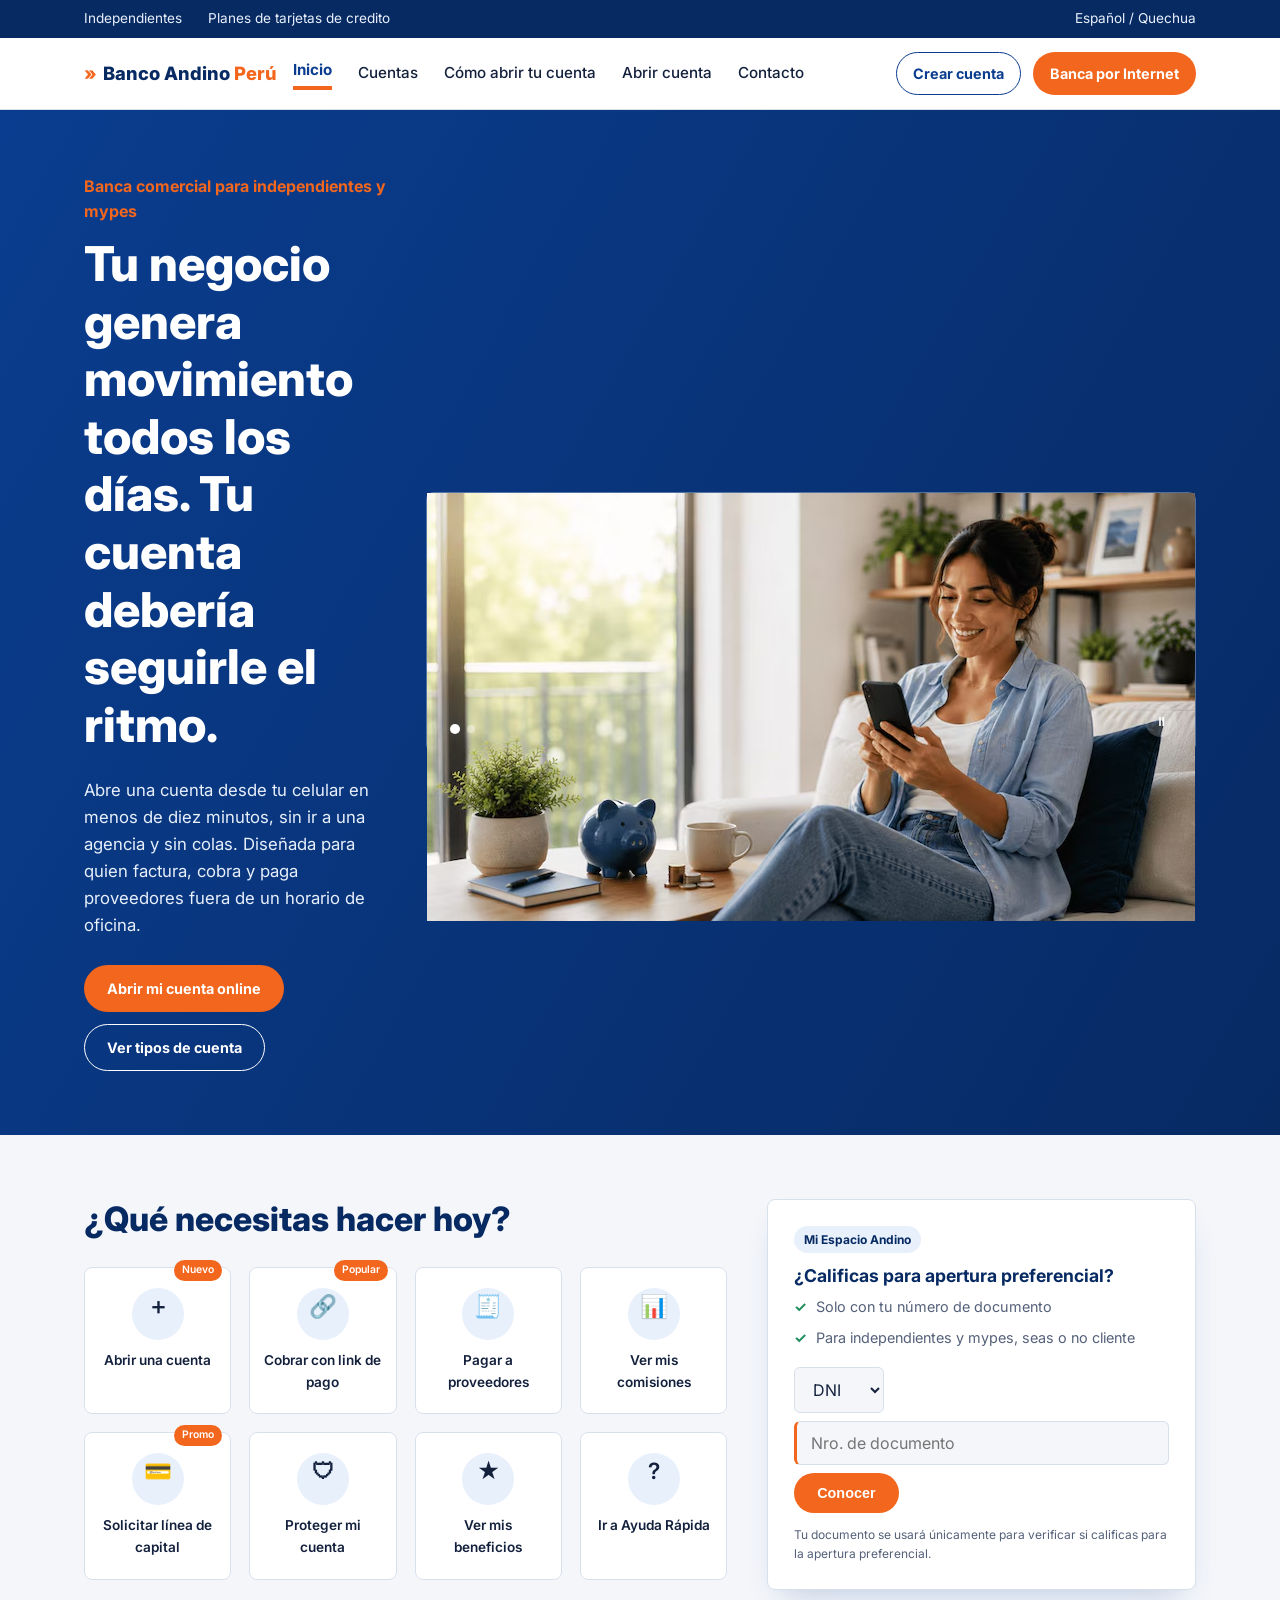
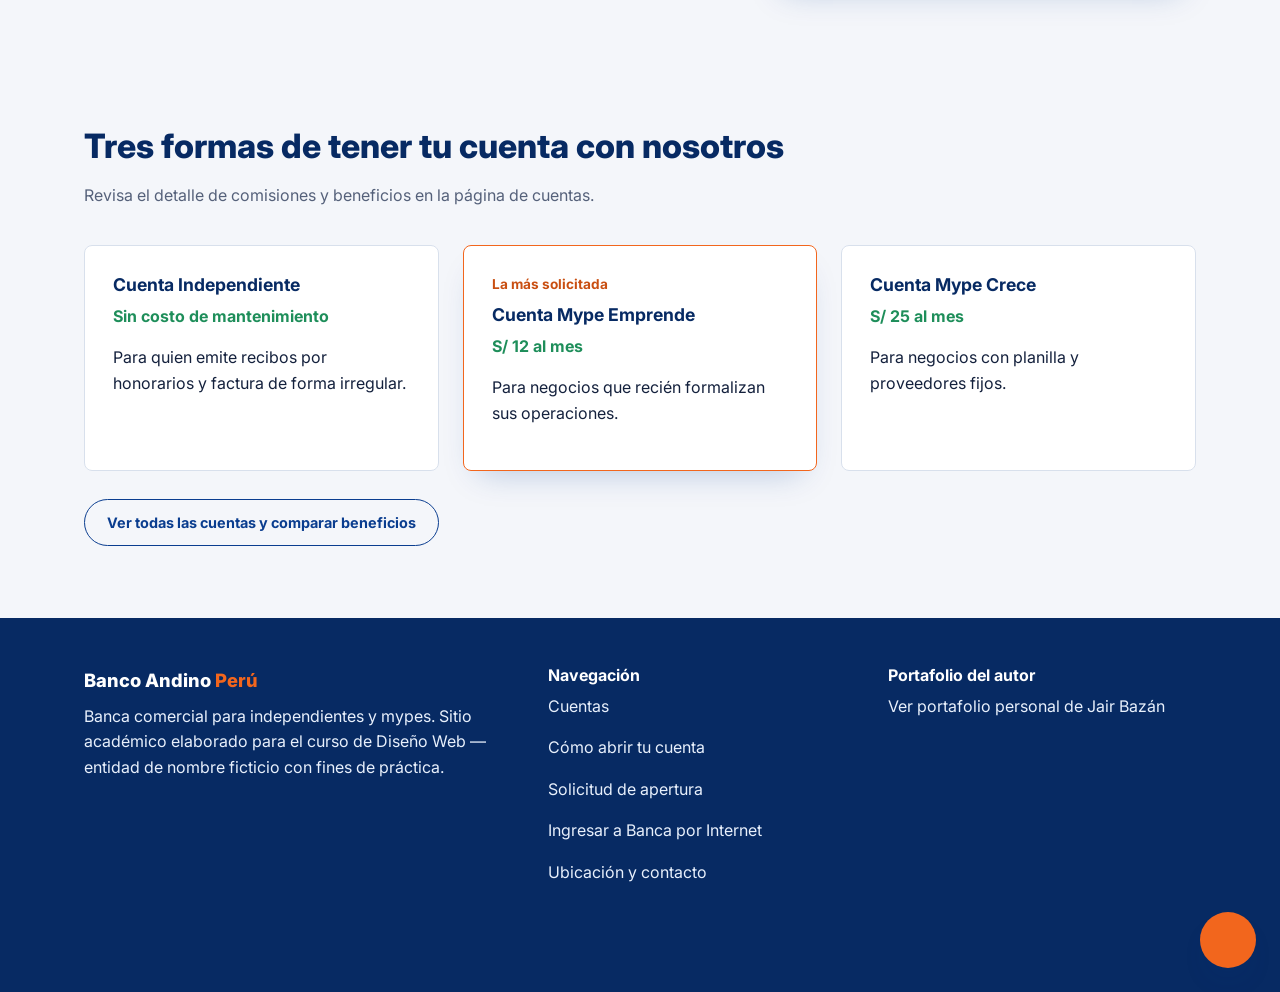
<file: finalll/banco-andino-peru-unificado/index.html>
<!DOCTYPE html>
<html lang="es">
<head>
  <meta charset="UTF-8">
  <meta name="viewport" content="width=device-width, initial-scale=1.0">
  <title>Banco Andino Perú — Cuentas para independientes y Planes de tarjetas de credito </title>
  <meta name="description" content="Banco Andino Perú: cuentas para independientes y mypes, apertura de cuenta 100% online, sin costos de mantenimiento el primer año.">
  <link rel="preconnect" href="https://fonts.googleapis.com">
  <link href="https://fonts.googleapis.com/css2?family=Inter:wght@400;500;600;700;800&display=swap" rel="stylesheet">
  <link rel="stylesheet" href="css/style.css">
</head>
<body>

  <div class="barra-superior">
    <div class="wrap barra-superior-inner">
      <nav class="tabs-audiencia" aria-label="Selecciona tu perfil">
        <a href="index.html" class="tab-audiencia">Independientes</a>
        <a href="servicios.html" class="tab-audiencia">Planes de tarjetas de credito </a>
      </nav>
      <p class="idiomas">Español <span aria-hidden="true">/</span> Quechua</p>
    </div>
  </div>

  <header class="site-header">
    <div class="wrap header-inner">
      <a href="index.html" class="logo"><span class="logo-marca">»</span> Banco Andino <span>Perú</span></a>
      <nav class="main-nav" aria-label="Navegación principal">
        <a href="index.html" class="activa">Inicio</a>
        <a href="servicios.html">Cuentas</a>
        <a href="como-funciona.html">Cómo abrir tu cuenta</a>
        <a href="registro.html">Abrir cuenta</a>
        <a href="contacto.html">Contacto</a>
      </nav>
      <div class="header-acciones" id="acciones-sesion">
        <a href="login.html" class="btn btn-outline">Crear cuenta</a>
        <a href="login.html" class="btn btn-acento">Banca por Internet</a>
      </div>
    </div>
  </header>

  <main>

    <section class="hero">
      <div class="wrap hero-inner">
        <div class="hero-text">
          <p class="hero-kicker">Banca comercial para independientes y mypes</p>
          <h1>Tu negocio genera movimiento todos los días. Tu cuenta debería seguirle el ritmo.</h1>
          <p class="hero-lead">Abre una cuenta desde tu celular en menos de diez minutos, sin ir a una agencia y sin colas. Diseñada para quien factura, cobra y paga proveedores fuera de un horario de oficina.</p>
          <div class="hero-actions">
            <a href="registro.html" class="btn btn-acento">Abrir mi cuenta online</a>
            <a href="servicios.html" class="btn btn-outline btn-outline-claro">Ver tipos de cuenta</a>
          </div>
        </div>
        <div class="hero-carrusel" aria-hidden="true">
          <img src="img/carrucel2.avif" alt="hero-carrusel-dots">
          <div class="hero-carrusel-dots">
            <span class="dot is-activo"></span>
            <span class="dot"></span>
            <span class="dot"></span>
          </div>
          <button class="hero-carrusel-pausa" type="button" aria-label="Pausar carrusel">⏸</button>
        </div>
      </div>
    </section>

    <section class="accesos-rapidos">
      <div class="wrap accesos-rapidos-inner">
        <div class="accesos-lista">
          <h2>¿Qué necesitas hacer hoy?</h2>
          <div class="grid-accesos">
            <a href="registro.html" class="acceso">
              <span class="acceso-badge">Nuevo</span>
              <span class="acceso-icono" aria-hidden="true">＋</span>
              <span>Abrir una cuenta</span>
            </a>
            <a href="servicios.html" class="acceso">
              <span class="acceso-badge">Popular</span>
              <span class="acceso-icono" aria-hidden="true">🔗</span>
              <span>Cobrar con link de pago</span>
            </a>
            <a href="como-funciona.html" class="acceso">
              <span class="acceso-icono" aria-hidden="true">🧾</span>
              <span>Pagar a proveedores</span>
            </a>
            <a href="contacto.html" class="acceso">
              <span class="acceso-icono" aria-hidden="true">📊</span>
              <span>Ver mis comisiones</span>
            </a>
            <a href="servicios.html" class="acceso">
              <span class="acceso-badge">Promo</span>
              <span class="acceso-icono" aria-hidden="true">💳</span>
              <span>Solicitar línea de capital</span>
            </a>
            <a href="contacto.html" class="acceso">
              <span class="acceso-icono" aria-hidden="true">🛡</span>
              <span>Proteger mi cuenta</span>
            </a>
            <a href="servicios.html" class="acceso">
              <span class="acceso-icono" aria-hidden="true">★</span>
              <span>Ver mis beneficios</span>
            </a>
            <a href="contacto.html" class="acceso">
              <span class="acceso-icono" aria-hidden="true">?</span>
              <span>Ir a Ayuda Rápida</span>
            </a>
          </div>
        </div>

        <aside class="widget-calificacion">
          <p class="widget-etiqueta">Mi Espacio Andino</p>
          <h3>¿Calificas para apertura preferencial?</h3>
          <ul class="widget-check">
            <li>Solo con tu número de documento</li>
            <li>Para independientes y mypes, seas o no cliente</li>
          </ul>
          <form class="widget-form" id="form-calificacion" action="registro.html" method="get" novalidate>
            <label for="widget-tipo-doc" class="visualmente-oculto">Tipo de documento</label>
            <select id="widget-tipo-doc" name="widget-tipo-doc">
              <option value="dni">DNI</option>
              <option value="ruc">RUC</option>
            </select>
            <label for="widget-doc" class="visualmente-oculto">Número de documento</label>
            <input type="text" id="widget-doc" name="documento" placeholder="Nro. de documento" required pattern="[0-9]{8}([0-9]{3})?" title="Ingresa un DNI de 8 dígitos o un RUC de 11 dígitos">
            <button type="submit" class="btn btn-acento">Conocer</button>
          </form>
          <p class="widget-legal">Tu documento se usará únicamente para verificar si calificas para la apertura preferencial.</p>
        </aside>
      </div>
    </section>

    <section class="teaser-servicios">
      <div class="wrap">
        <h2>Tres formas de tener tu cuenta con nosotros</h2>
        <p class="section-lead">Revisa el detalle de comisiones y beneficios en la página de cuentas.</p>
        <div class="cards-servicios">
          <article class="card-servicio">
            <h3>Cuenta Independiente</h3>
            <p class="precio">Sin costo de mantenimiento</p>
            <p>Para quien emite recibos por honorarios y factura de forma irregular.</p>
          </article>
          <article class="card-servicio card-servicio--destacada">
            <p class="etiqueta-destacada">La más solicitada</p>
            <h3>Cuenta Mype Emprende</h3>
            <p class="precio">S/ 12 al mes</p>
            <p>Para negocios que recién formalizan sus operaciones.</p>
          </article>
          <article class="card-servicio">
            <h3>Cuenta Mype Crece</h3>
            <p class="precio">S/ 25 al mes</p>
            <p>Para negocios con planilla y proveedores fijos.</p>
          </article>
        </div>
        <a href="servicios.html" class="btn btn-outline" style="margin-top: 28px;">Ver todas las cuentas y comparar beneficios</a>
      </div>
    </section>

  </main>

  <footer class="site-footer">
    <div class="wrap footer-inner">
      <div>
        <p class="logo logo-footer">Banco Andino <span>Perú</span></p>
        <p>Banca comercial para independientes y mypes. Sitio académico elaborado para el curso de Diseño Web — entidad de nombre ficticio con fines de práctica.</p>
      </div>
      <div>
        <h3>Navegación</h3>
        <p><a href="servicios.html">Cuentas</a></p>
        <p><a href="como-funciona.html">Cómo abrir tu cuenta</a></p>
        <p><a href="registro.html">Solicitud de apertura</a></p>
        <p><a href="login.html">Ingresar a Banca por Internet</a></p>
        <p><a href="contacto.html">Ubicación y contacto</a></p>
      </div>
      <div>
        <h3>Portafolio del autor</h3>
        <p><a href="../portafolio/index.html">Ver portafolio personal de Jair Bazán</a></p>
      </div>
    </div>
  </footer>

  <a href="registro.html" class="chat-flotante" aria-label="Hablar con un asesor"></a>

  <script type="module" src="js/nav-sesion.js"></script>
  <script src="js/main.js"></script>
  <script type="module" src="js/efectos.js"></script>
</body>
</html>
</file>
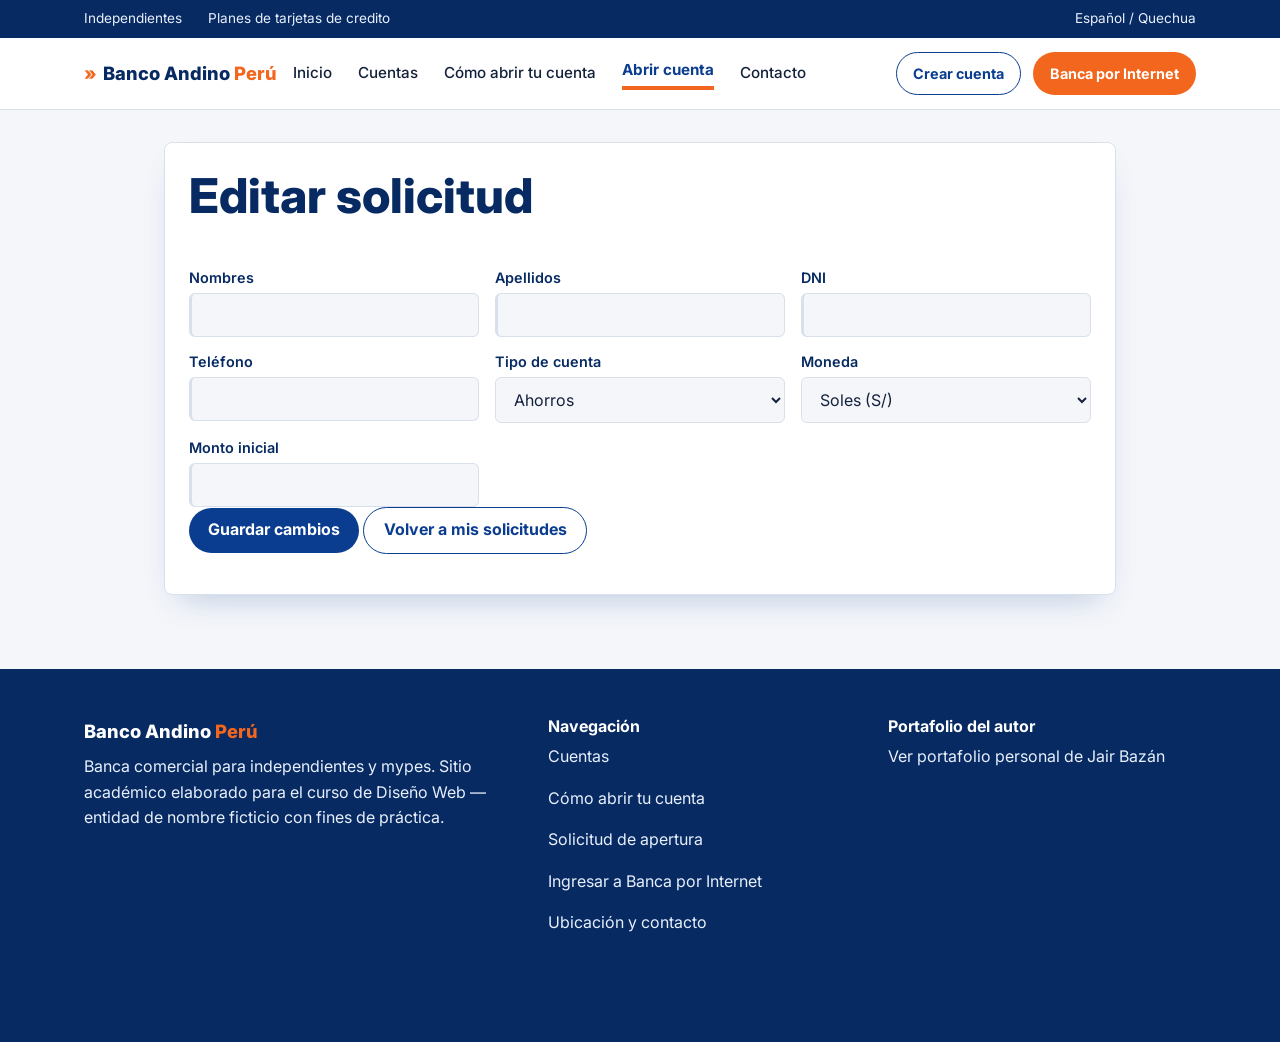
<file: finalll/banco-andino-peru-unificado/actualizar.html>
<!DOCTYPE html>
<html lang="es">
<head>
  <meta charset="UTF-8">
  <meta name="viewport" content="width=device-width, initial-scale=1.0">
  <title>Editar solicitud — Banco Andino Perú</title>
  <link rel="preconnect" href="https://fonts.googleapis.com">
  <link href="https://fonts.googleapis.com/css2?family=Inter:wght@400;500;600;700;800&display=swap" rel="stylesheet">
  <link rel="stylesheet" href="css/style.css">
  <link rel="stylesheet" href="css/app.css">
</head>
<body class="app">

  <div class="barra-superior">
    <div class="wrap barra-superior-inner">
      <nav class="tabs-audiencia" aria-label="Selecciona tu perfil">
        <a href="index.html" class="tab-audiencia">Independientes</a>
        <a href="servicios.html" class="tab-audiencia">Planes de tarjetas de credito </a>
      </nav>
      <p class="idiomas">Español <span aria-hidden="true">/</span> Quechua</p>
    </div>
  </div>

  <header class="site-header">
    <div class="wrap header-inner">
      <a href="index.html" class="logo"><span class="logo-marca">»</span> Banco Andino <span>Perú</span></a>
      <nav class="main-nav" aria-label="Navegación principal">
        <a href="index.html">Inicio</a>
        <a href="servicios.html">Cuentas</a>
        <a href="como-funciona.html">Cómo abrir tu cuenta</a>
        <a href="registro.html" class="activa">Abrir cuenta</a>
        <a href="contacto.html">Contacto</a>
      </nav>
      <div class="header-acciones" id="acciones-sesion">
        <a href="login.html" class="btn btn-outline">Crear cuenta</a>
        <a href="login.html" class="btn btn-acento">Banca por Internet</a>
      </div>
    </div>
  </header>

  <main><section class="tarjeta"><h1>Editar solicitud <span class="codigo" id="codigo"></span></h1>
<form id="formActualizar"><div class="grid">
<div><label for="nombres">Nombres</label><input id="nombres" name="nombres" required maxlength="80"></div>
<div><label for="apellidos">Apellidos</label><input id="apellidos" name="apellidos" required maxlength="80"></div>
<div><label for="dni">DNI</label><input id="dni" name="dni" required inputmode="numeric" pattern="[0-9]{8}" title="8 dígitos" maxlength="8"></div>
<div><label for="telefono">Teléfono</label><input id="telefono" name="telefono" type="tel" required pattern="9[0-9]{8}" title="9 dígitos, empieza con 9" maxlength="9"></div>
<div><label for="tipo_cuenta">Tipo de cuenta</label><select id="tipo_cuenta" name="tipo_cuenta" required><option value="ahorros">Ahorros</option><option value="corriente">Corriente</option><option value="sueldo">Sueldo</option></select></div>
<div><label for="moneda">Moneda</label><select id="moneda" name="moneda" required><option value="PEN">Soles (S/)</option><option value="USD">Dólares (US$)</option></select></div>
<div><label for="monto_inicial">Monto inicial</label><input id="monto_inicial" name="monto_inicial" type="number" min="0" step="0.01" required></div>
</div>
<p><button type="submit">Guardar cambios</button> <a class="btn sec" href="consulta.html">Volver a mis solicitudes</a></p></form>
<p id="msgActualizar" class="msg" role="alert" hidden></p></section></main>

  <footer class="site-footer">
    <div class="wrap footer-inner">
      <div>
        <p class="logo logo-footer">Banco Andino <span>Perú</span></p>
        <p>Banca comercial para independientes y mypes. Sitio académico elaborado para el curso de Diseño Web — entidad de nombre ficticio con fines de práctica.</p>
      </div>
      <div>
        <h3>Navegación</h3>
        <p><a href="servicios.html">Cuentas</a></p>
        <p><a href="como-funciona.html">Cómo abrir tu cuenta</a></p>
        <p><a href="registro.html">Solicitud de apertura</a></p>
        <p><a href="login.html">Ingresar a Banca por Internet</a></p>
        <p><a href="contacto.html">Ubicación y contacto</a></p>
      </div>
      <div>
        <h3>Portafolio del autor</h3>
        <p><a href="../portafolio/index.html">Ver portafolio personal de Jair Bazán</a></p>
      </div>
    </div>
  </footer>

  <script type="module" src="js/actualizar/actualizar.js"></script>
  <script type="module" src="js/efectos.js"></script>
</body>
</html>
</file>
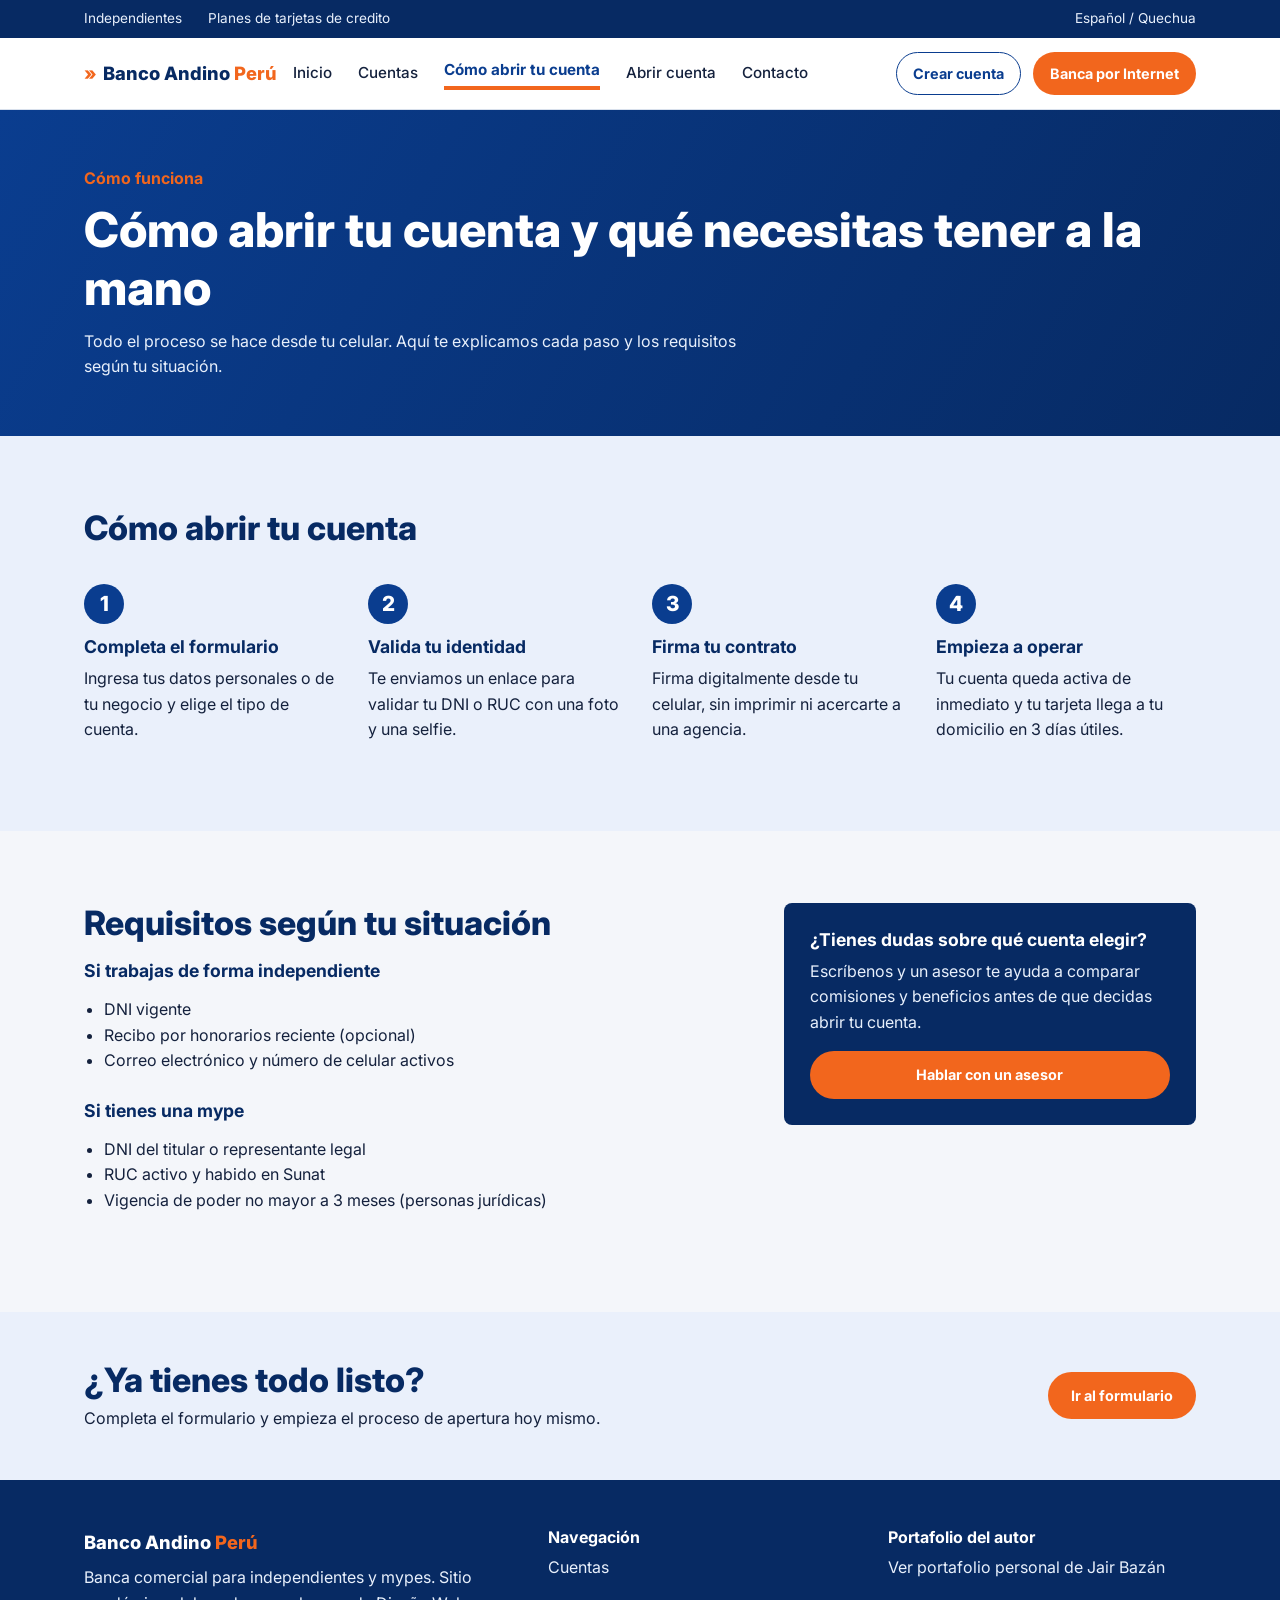
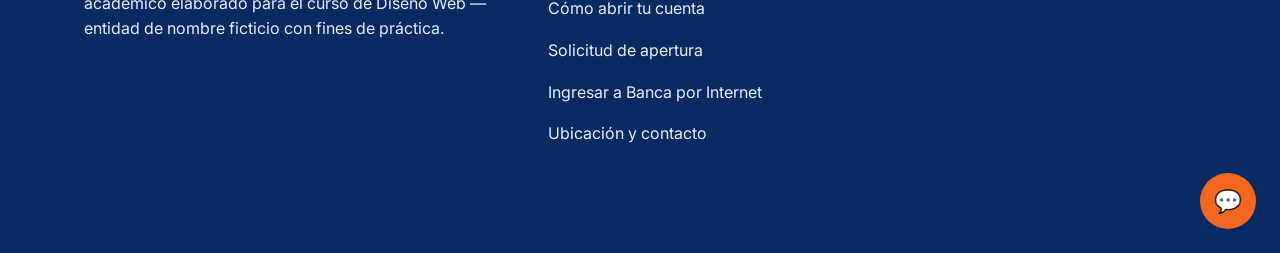
<file: finalll/banco-andino-peru-unificado/como-funciona.html>
<!DOCTYPE html>
<html lang="es">
<head>
  <meta charset="UTF-8">
  <meta name="viewport" content="width=device-width, initial-scale=1.0">
  <title>Cómo abrir tu cuenta y requisitos — Banco Andino Perú</title>
  <meta name="description" content="Pasos para abrir tu cuenta online en Banco Andino Perú y requisitos según seas independiente o mype.">
  <link rel="preconnect" href="https://fonts.googleapis.com">
  <link href="https://fonts.googleapis.com/css2?family=Inter:wght@400;500;600;700;800&display=swap" rel="stylesheet">
  <link rel="stylesheet" href="css/style.css">
</head>
<body>

  <div class="barra-superior">
    <div class="wrap barra-superior-inner">
      <nav class="tabs-audiencia" aria-label="Selecciona tu perfil">
        <a href="index.html" class="tab-audiencia">Independientes</a>
        <a href="servicios.html" class="tab-audiencia">Planes de tarjetas de credito </a>
      </nav>
      <p class="idiomas">Español <span aria-hidden="true">/</span> Quechua</p>
    </div>
  </div>

  <header class="site-header">
    <div class="wrap header-inner">
      <a href="index.html" class="logo"><span class="logo-marca">»</span> Banco Andino <span>Perú</span></a>
      <nav class="main-nav" aria-label="Navegación principal">
        <a href="index.html">Inicio</a>
        <a href="servicios.html">Cuentas</a>
        <a href="como-funciona.html" class="activa">Cómo abrir tu cuenta</a>
        <a href="registro.html">Abrir cuenta</a>
        <a href="contacto.html">Contacto</a>
      </nav>
      <div class="header-acciones" id="acciones-sesion">
        <a href="login.html" class="btn btn-outline">Crear cuenta</a>
        <a href="login.html" class="btn btn-acento">Banca por Internet</a>
      </div>
    </div>
  </header>

  <main>

    <section class="hero-pagina">
      <div class="wrap">
        <p class="hero-kicker">Cómo funciona</p>
        <h1>Cómo abrir tu cuenta y qué necesitas tener a la mano</h1>
        <p class="hero-lead-pagina">Todo el proceso se hace desde tu celular. Aquí te explicamos cada paso y los requisitos según tu situación.</p>
      </div>
    </section>

    <section class="proceso">
      <div class="wrap">
        <h2>Cómo abrir tu cuenta</h2>
        <ol class="pasos">
          <li>
            <span class="paso-numero">1</span>
            <div>
              <h3>Completa el formulario</h3>
              <p>Ingresa tus datos personales o de tu negocio y elige el tipo de cuenta.</p>
            </div>
          </li>
          <li>
            <span class="paso-numero">2</span>
            <div>
              <h3>Valida tu identidad</h3>
              <p>Te enviamos un enlace para validar tu DNI o RUC con una foto y una selfie.</p>
            </div>
          </li>
          <li>
            <span class="paso-numero">3</span>
            <div>
              <h3>Firma tu contrato</h3>
              <p>Firma digitalmente desde tu celular, sin imprimir ni acercarte a una agencia.</p>
            </div>
          </li>
          <li>
            <span class="paso-numero">4</span>
            <div>
              <h3>Empieza a operar</h3>
              <p>Tu cuenta queda activa de inmediato y tu tarjeta llega a tu domicilio en 3 días útiles.</p>
            </div>
          </li>
        </ol>
      </div>
    </section>

    <section class="requisitos">
      <div class="wrap requisitos-inner">
        <div>
          <h2>Requisitos según tu situación</h2>
          <div class="requisito-bloque">
            <h3>Si trabajas de forma independiente</h3>
            <ul>
              <li>DNI vigente</li>
              <li>Recibo por honorarios reciente (opcional)</li>
              <li>Correo electrónico y número de celular activos</li>
            </ul>
          </div>
          <div class="requisito-bloque">
            <h3>Si tienes una mype</h3>
            <ul>
              <li>DNI del titular o representante legal</li>
              <li>RUC activo y habido en Sunat</li>
              <li>Vigencia de poder no mayor a 3 meses (personas jurídicas)</li>
            </ul>
          </div>
        </div>
        <aside class="nota-lateral">
          <h3>¿Tienes dudas sobre qué cuenta elegir?</h3>
          <p>Escríbenos y un asesor te ayuda a comparar comisiones y beneficios antes de que decidas abrir tu cuenta.</p>
          <a href="contacto.html" class="btn btn-acento btn-block">Hablar con un asesor</a>
        </aside>
      </div>
    </section>

    <section class="cta-final">
      <div class="wrap cta-final-inner">
        <div>
          <h2>¿Ya tienes todo listo?</h2>
          <p>Completa el formulario y empieza el proceso de apertura hoy mismo.</p>
        </div>
        <a href="registro.html" class="btn btn-acento">Ir al formulario</a>
      </div>
    </section>

  </main>

  <footer class="site-footer">
    <div class="wrap footer-inner">
      <div>
        <p class="logo logo-footer">Banco Andino <span>Perú</span></p>
        <p>Banca comercial para independientes y mypes. Sitio académico elaborado para el curso de Diseño Web — entidad de nombre ficticio con fines de práctica.</p>
      </div>
      <div>
        <h3>Navegación</h3>
        <p><a href="servicios.html">Cuentas</a></p>
        <p><a href="como-funciona.html">Cómo abrir tu cuenta</a></p>
        <p><a href="registro.html">Solicitud de apertura</a></p>
        <p><a href="login.html">Ingresar a Banca por Internet</a></p>
        <p><a href="contacto.html">Ubicación y contacto</a></p>
      </div>
      <div>
        <h3>Portafolio del autor</h3>
        <p><a href="../portafolio/index.html">Ver portafolio personal de Jair Bazán</a></p>
      </div>
    </div>
  </footer>

  <a href="registro.html" class="chat-flotante" aria-label="Hablar con un asesor">💬</a>

  <script type="module" src="js/nav-sesion.js"></script>
  <script src="js/main.js"></script>
  <script type="module" src="js/efectos.js"></script>
</body>
</html>
</file>
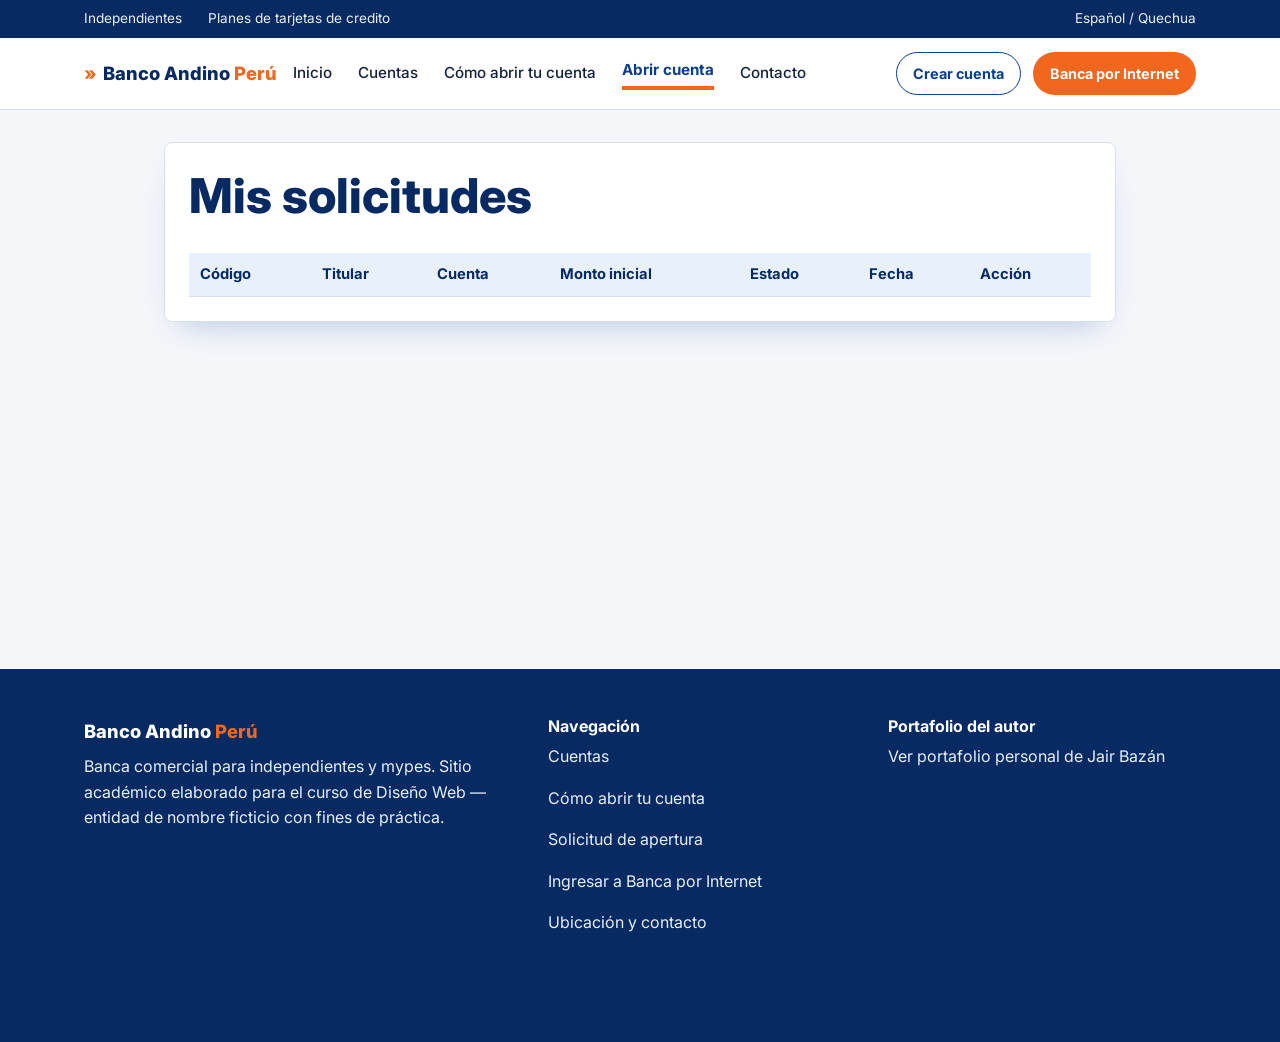
<file: finalll/banco-andino-peru-unificado/consulta.html>
<!DOCTYPE html>
<html lang="es">
<head>
  <meta charset="UTF-8">
  <meta name="viewport" content="width=device-width, initial-scale=1.0">
  <title>Mis solicitudes — Banco Andino Perú</title>
  <link rel="preconnect" href="https://fonts.googleapis.com">
  <link href="https://fonts.googleapis.com/css2?family=Inter:wght@400;500;600;700;800&display=swap" rel="stylesheet">
  <link rel="stylesheet" href="css/style.css">
  <link rel="stylesheet" href="css/app.css">
</head>
<body class="app">

  <div class="barra-superior">
    <div class="wrap barra-superior-inner">
      <nav class="tabs-audiencia" aria-label="Selecciona tu perfil">
        <a href="index.html" class="tab-audiencia">Independientes</a>
        <a href="servicios.html" class="tab-audiencia">Planes de tarjetas de credito </a>
      </nav>
      <p class="idiomas">Español <span aria-hidden="true">/</span> Quechua</p>
    </div>
  </div>

  <header class="site-header">
    <div class="wrap header-inner">
      <a href="index.html" class="logo"><span class="logo-marca">»</span> Banco Andino <span>Perú</span></a>
      <nav class="main-nav" aria-label="Navegación principal">
        <a href="index.html">Inicio</a>
        <a href="servicios.html">Cuentas</a>
        <a href="como-funciona.html">Cómo abrir tu cuenta</a>
        <a href="registro.html" class="activa">Abrir cuenta</a>
        <a href="contacto.html">Contacto</a>
      </nav>
      <div class="header-acciones" id="acciones-sesion">
        <a href="login.html" class="btn btn-outline">Crear cuenta</a>
        <a href="login.html" class="btn btn-acento">Banca por Internet</a>
      </div>
    </div>
  </header>

  <main><section class="tarjeta"><h1>Mis solicitudes</h1>
<p id="msgConsulta" class="msg" role="alert" hidden></p>
<div class="tabla"><table><thead><tr><th>Código</th><th>Titular</th><th>Cuenta</th><th>Monto inicial</th><th>Estado</th><th>Fecha</th><th>Acción</th></tr></thead>
<tbody id="cuerpo"></tbody></table></div></section></main>

  <footer class="site-footer">
    <div class="wrap footer-inner">
      <div>
        <p class="logo logo-footer">Banco Andino <span>Perú</span></p>
        <p>Banca comercial para independientes y mypes. Sitio académico elaborado para el curso de Diseño Web — entidad de nombre ficticio con fines de práctica.</p>
      </div>
      <div>
        <h3>Navegación</h3>
        <p><a href="servicios.html">Cuentas</a></p>
        <p><a href="como-funciona.html">Cómo abrir tu cuenta</a></p>
        <p><a href="registro.html">Solicitud de apertura</a></p>
        <p><a href="login.html">Ingresar a Banca por Internet</a></p>
        <p><a href="contacto.html">Ubicación y contacto</a></p>
      </div>
      <div>
        <h3>Portafolio del autor</h3>
        <p><a href="../portafolio/index.html">Ver portafolio personal de Jair Bazán</a></p>
      </div>
    </div>
  </footer>

  <script type="module" src="js/consulta/consulta.js"></script>
  <script type="module" src="js/efectos.js"></script>
</body>
</html>
</file>
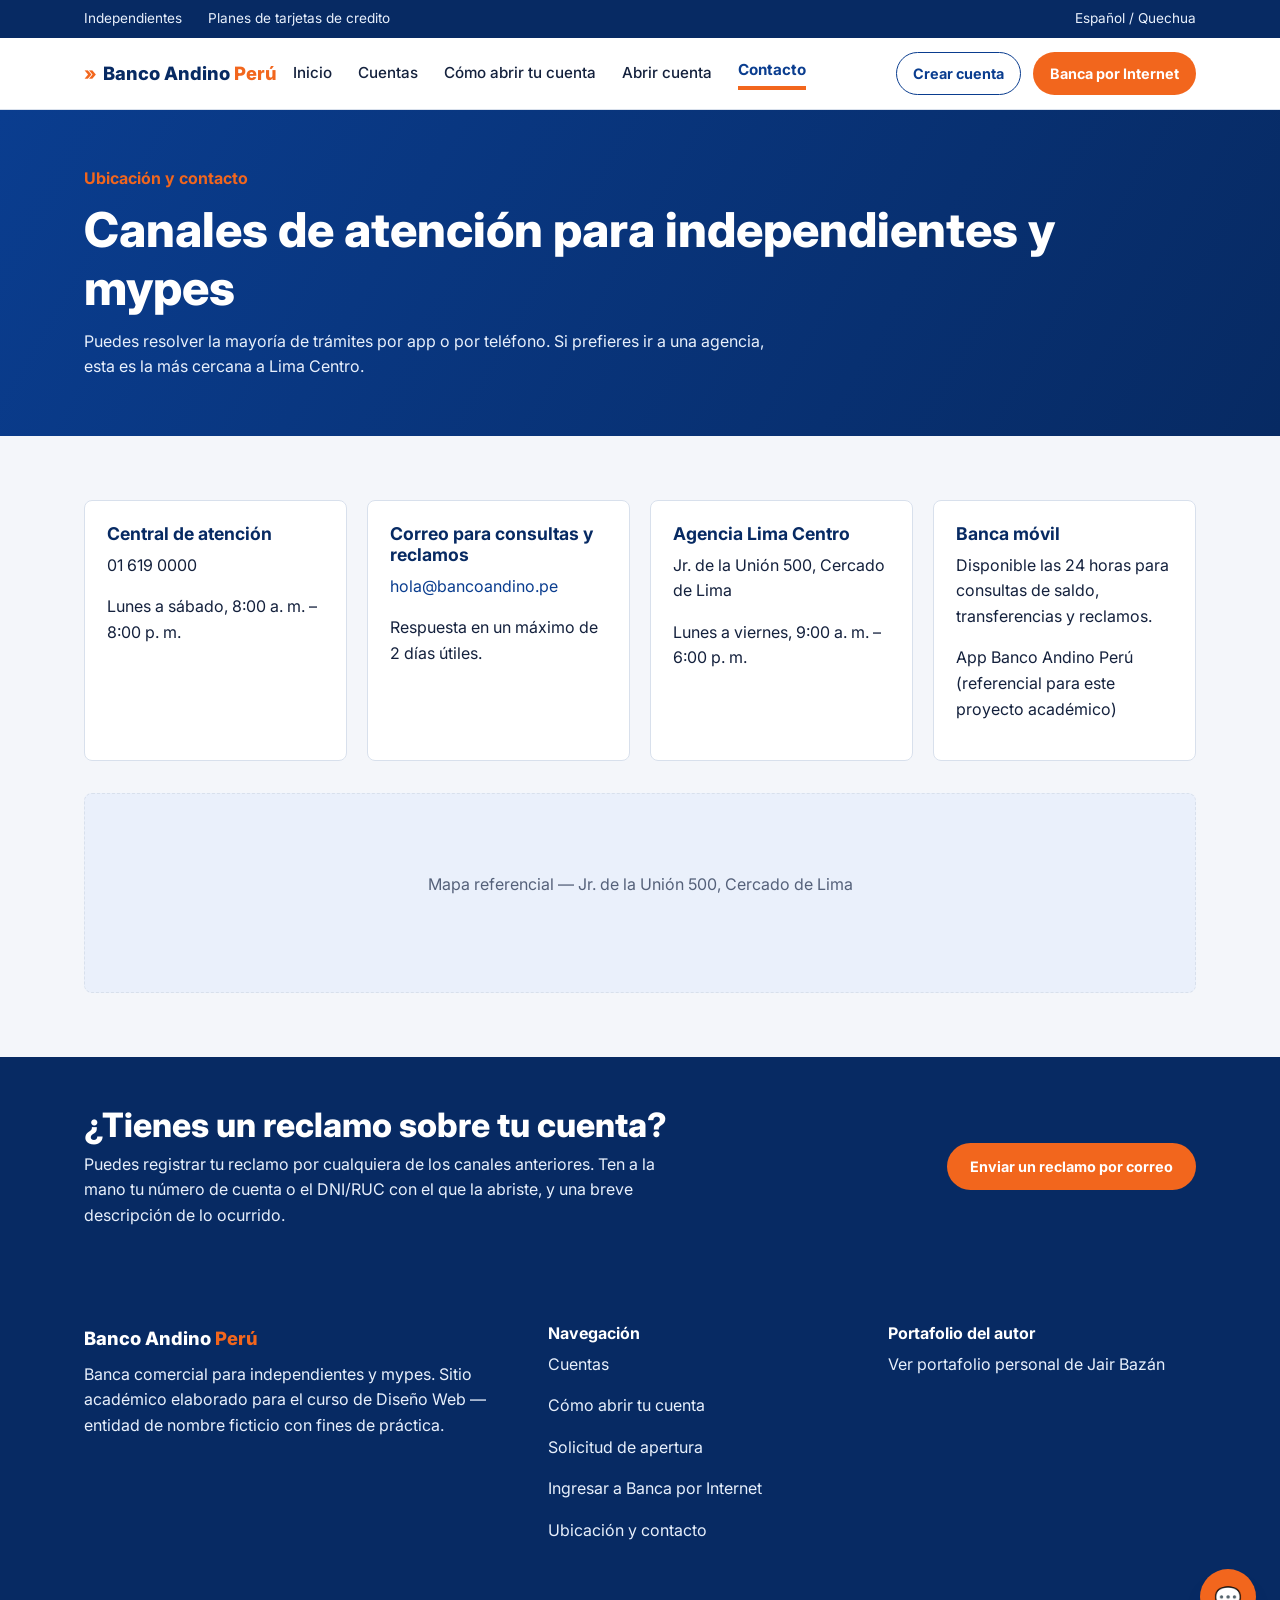
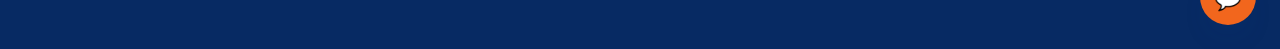
<file: finalll/banco-andino-peru-unificado/contacto.html>
<!DOCTYPE html>
<html lang="es">
<head>
  <meta charset="UTF-8">
  <meta name="viewport" content="width=device-width, initial-scale=1.0">
  <title>Ubicación y contacto — Banco Andino Perú</title>
  <meta name="description" content="Canales de atención, agencia y horarios de Banco Andino Perú para consultas y reclamos.">
  <link rel="preconnect" href="https://fonts.googleapis.com">
  <link href="https://fonts.googleapis.com/css2?family=Inter:wght@400;500;600;700;800&display=swap" rel="stylesheet">
  <link rel="stylesheet" href="css/style.css">
</head>
<body>

  <div class="barra-superior">
    <div class="wrap barra-superior-inner">
      <nav class="tabs-audiencia" aria-label="Selecciona tu perfil">
        <a href="index.html" class="tab-audiencia">Independientes</a>
        <a href="servicios.html" class="tab-audiencia">Planes de tarjetas de credito </a>
      </nav>
      <p class="idiomas">Español <span aria-hidden="true">/</span> Quechua</p>
    </div>
  </div>

  <header class="site-header">
    <div class="wrap header-inner">
      <a href="index.html" class="logo"><span class="logo-marca">»</span> Banco Andino <span>Perú</span></a>
      <nav class="main-nav" aria-label="Navegación principal">
        <a href="index.html">Inicio</a>
        <a href="servicios.html">Cuentas</a>
        <a href="como-funciona.html">Cómo abrir tu cuenta</a>
        <a href="registro.html">Abrir cuenta</a>
        <a href="contacto.html" class="activa">Contacto</a>
      </nav>
      <div class="header-acciones" id="acciones-sesion">
        <a href="login.html" class="btn btn-outline">Crear cuenta</a>
        <a href="login.html" class="btn btn-acento">Banca por Internet</a>
      </div>
    </div>
  </header>

  <main>

    <section class="hero-pagina">
      <div class="wrap">
        <p class="hero-kicker">Ubicación y contacto</p>
        <h1>Canales de atención para independientes y mypes</h1>
        <p class="hero-lead-pagina">Puedes resolver la mayoría de trámites por app o por teléfono. Si prefieres ir a una agencia, esta es la más cercana a Lima Centro.</p>
      </div>
    </section>

    <section class="contacto-detalle">
      <div class="wrap contacto-detalle-inner">

        <div class="tarjeta-contacto">
          <h3>Central de atención</h3>
          <p>01 619 0000</p>
          <p>Lunes a sábado, 8:00 a. m. – 8:00 p. m.</p>
        </div>

        <div class="tarjeta-contacto">
          <h3>Correo para consultas y reclamos</h3>
          <p><a href="mailto:hola@bancoandino.pe">hola@bancoandino.pe</a></p>
          <p>Respuesta en un máximo de 2 días útiles.</p>
        </div>

        <div class="tarjeta-contacto">
          <h3>Agencia Lima Centro</h3>
          <p>Jr. de la Unión 500, Cercado de Lima</p>
          <p>Lunes a viernes, 9:00 a. m. – 6:00 p. m.</p>
        </div>

        <div class="tarjeta-contacto">
          <h3>Banca móvil</h3>
          <p>Disponible las 24 horas para consultas de saldo, transferencias y reclamos.</p>
          <p>App Banco Andino Perú (referencial para este proyecto académico)</p>
        </div>

      </div>

      <div class="wrap">
        <div class="mapa-referencial" role="img" aria-label="Mapa referencial de la ubicación de la agencia Lima Centro">
          <p>Mapa referencial — Jr. de la Unión 500, Cercado de Lima</p>
        </div>
      </div>
    </section>

    <section class="reclamos">
      <div class="wrap reclamos-inner">
        <div>
          <h2>¿Tienes un reclamo sobre tu cuenta?</h2>
          <p>Puedes registrar tu reclamo por cualquiera de los canales anteriores. Ten a la mano tu número de cuenta o el DNI/RUC con el que la abriste, y una breve descripción de lo ocurrido.</p>
        </div>
        <a href="mailto:hola@bancoandino.pe?subject=Reclamo%20sobre%20mi%20cuenta" class="btn btn-acento">Enviar un reclamo por correo</a>
      </div>
    </section>

  </main>

  <footer class="site-footer">
    <div class="wrap footer-inner">
      <div>
        <p class="logo logo-footer">Banco Andino <span>Perú</span></p>
        <p>Banca comercial para independientes y mypes. Sitio académico elaborado para el curso de Diseño Web — entidad de nombre ficticio con fines de práctica.</p>
      </div>
      <div>
        <h3>Navegación</h3>
        <p><a href="servicios.html">Cuentas</a></p>
        <p><a href="como-funciona.html">Cómo abrir tu cuenta</a></p>
        <p><a href="registro.html">Solicitud de apertura</a></p>
        <p><a href="login.html">Ingresar a Banca por Internet</a></p>
        <p><a href="contacto.html">Ubicación y contacto</a></p>
      </div>
      <div>
        <h3>Portafolio del autor</h3>
        <p><a href="../portafolio/index.html">Ver portafolio personal de Jair Bazán</a></p>
      </div>
    </div>
  </footer>

  <a href="registro.html" class="chat-flotante" aria-label="Hablar con un asesor">💬</a>

  <script type="module" src="js/nav-sesion.js"></script>
  <script src="js/main.js"></script>
  <script type="module" src="js/efectos.js"></script>
</body>
</html>
</file>
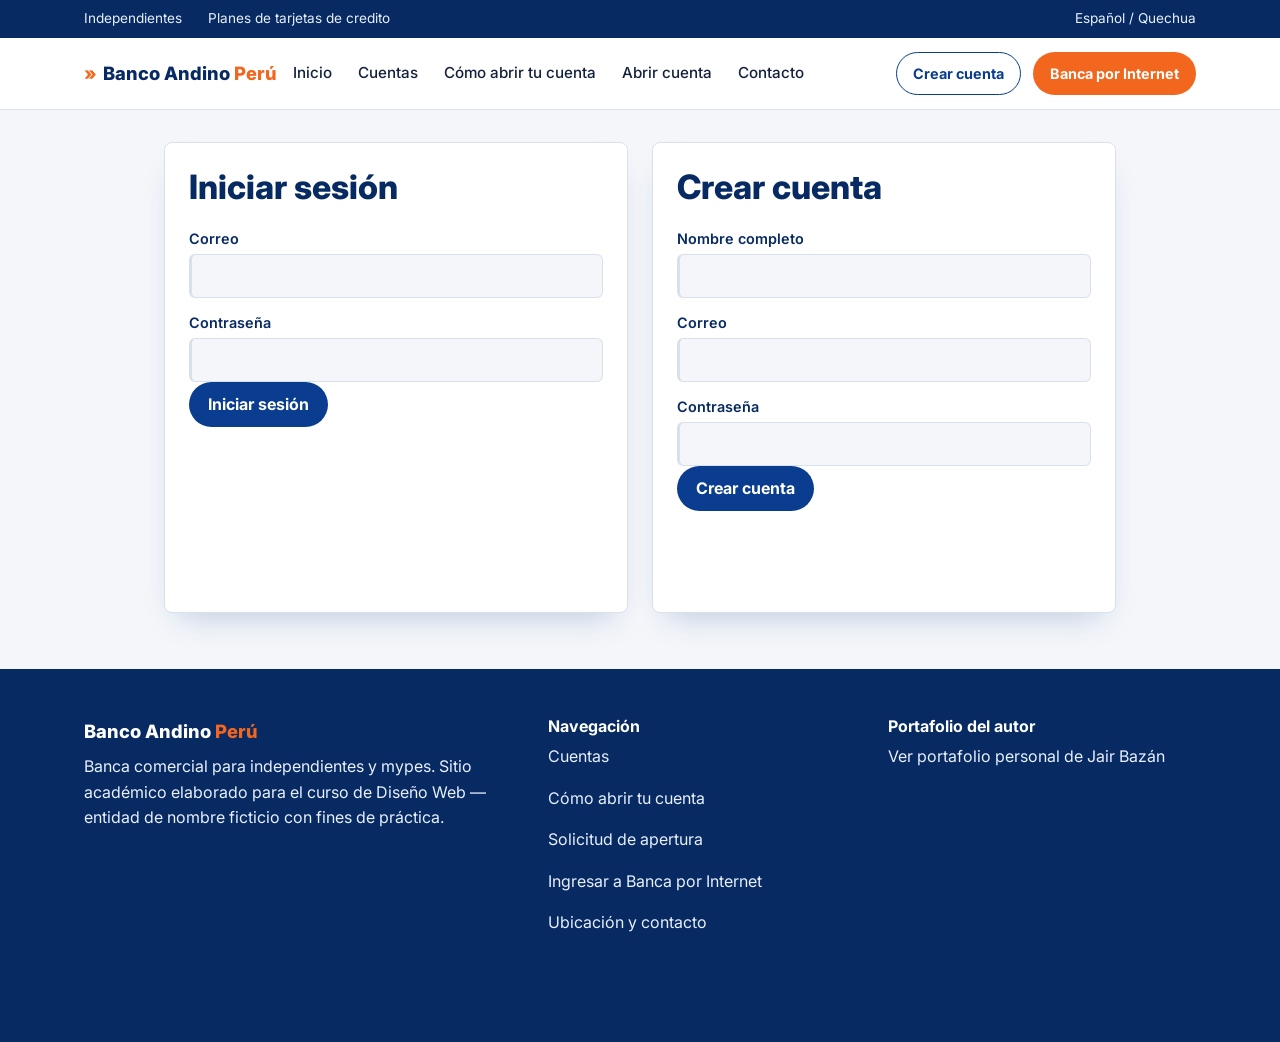
<file: finalll/banco-andino-peru-unificado/login.html>
<!DOCTYPE html>
<html lang="es">
<head>
  <meta charset="UTF-8">
  <meta name="viewport" content="width=device-width, initial-scale=1.0">
  <title>Ingresar — Banco Andino Perú</title>
  <link rel="preconnect" href="https://fonts.googleapis.com">
  <link href="https://fonts.googleapis.com/css2?family=Inter:wght@400;500;600;700;800&display=swap" rel="stylesheet">
  <link rel="stylesheet" href="css/style.css">
  <link rel="stylesheet" href="css/app.css">
</head>
<body class="app">

  <div class="barra-superior">
    <div class="wrap barra-superior-inner">
      <nav class="tabs-audiencia" aria-label="Selecciona tu perfil">
        <a href="index.html" class="tab-audiencia">Independientes</a>
        <a href="servicios.html" class="tab-audiencia">Planes de tarjetas de credito </a>
      </nav>
      <p class="idiomas">Español <span aria-hidden="true">/</span> Quechua</p>
    </div>
  </div>

  <header class="site-header">
    <div class="wrap header-inner">
      <a href="index.html" class="logo"><span class="logo-marca">»</span> Banco Andino <span>Perú</span></a>
      <nav class="main-nav" aria-label="Navegación principal">
        <a href="index.html">Inicio</a>
        <a href="servicios.html">Cuentas</a>
        <a href="como-funciona.html">Cómo abrir tu cuenta</a>
        <a href="registro.html">Abrir cuenta</a>
        <a href="contacto.html">Contacto</a>
      </nav>
      <div class="header-acciones" id="acciones-sesion">
        <a href="login.html" class="btn btn-outline">Crear cuenta</a>
        <a href="login.html" class="btn btn-acento">Banca por Internet</a>
      </div>
    </div>
  </header>

  <main class="dos">
<section class="tarjeta"><h2>Iniciar sesión</h2>
<form id="formLogin"><label for="lcorreo">Correo</label><input id="lcorreo" name="correo" type="email" required>
<label for="lclave">Contraseña</label><input id="lclave" name="contrasena" type="password" required>
<p><button type="submit">Iniciar sesión</button></p></form>
<p id="msgLogin" class="msg" role="alert" hidden></p></section>
<section class="tarjeta"><h2>Crear cuenta</h2>
<form id="formCuenta"><label for="cnombre">Nombre completo</label><input id="cnombre" name="nombre" required maxlength="100">
<label for="ccorreo">Correo</label><input id="ccorreo" name="correo" type="email" required>
<label for="cclave">Contraseña</label><input id="cclave" name="contrasena" type="password" required minlength="4">
<p><button type="submit">Crear cuenta</button></p></form>
<p id="msgCuenta" class="msg" role="alert" hidden></p></section>
</main>

  <footer class="site-footer">
    <div class="wrap footer-inner">
      <div>
        <p class="logo logo-footer">Banco Andino <span>Perú</span></p>
        <p>Banca comercial para independientes y mypes. Sitio académico elaborado para el curso de Diseño Web — entidad de nombre ficticio con fines de práctica.</p>
      </div>
      <div>
        <h3>Navegación</h3>
        <p><a href="servicios.html">Cuentas</a></p>
        <p><a href="como-funciona.html">Cómo abrir tu cuenta</a></p>
        <p><a href="registro.html">Solicitud de apertura</a></p>
        <p><a href="login.html">Ingresar a Banca por Internet</a></p>
        <p><a href="contacto.html">Ubicación y contacto</a></p>
      </div>
      <div>
        <h3>Portafolio del autor</h3>
        <p><a href="../portafolio/index.html">Ver portafolio personal de Jair Bazán</a></p>
      </div>
    </div>
  </footer>

  <script type="module" src="js/auth/login.js"></script>
  <script type="module" src="js/efectos.js"></script>
</body>
</html>
</file>
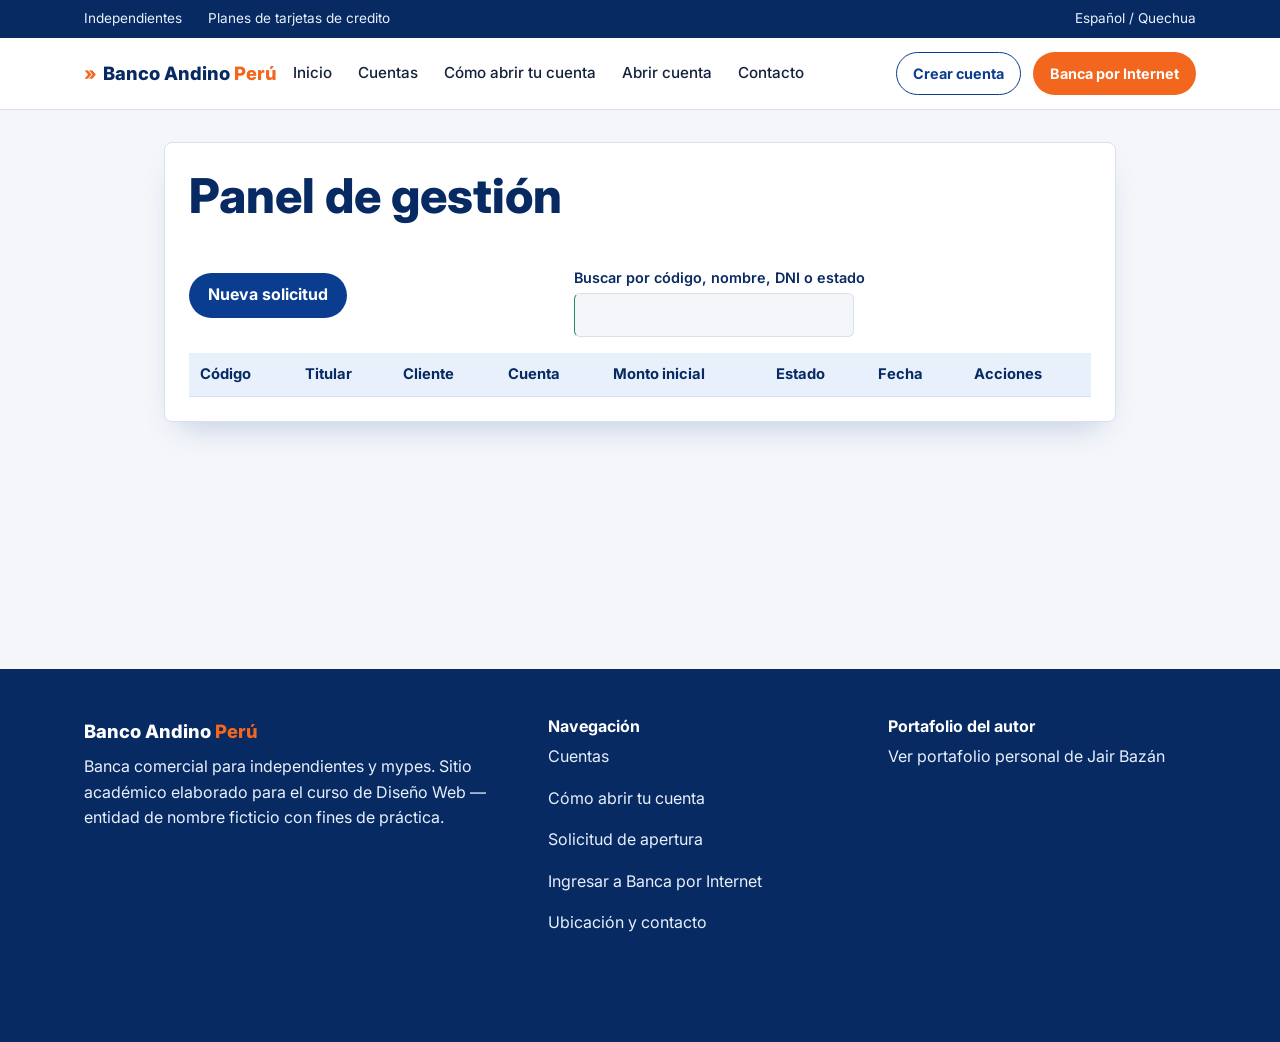
<file: finalll/banco-andino-peru-unificado/panel.html>
<!DOCTYPE html>
<html lang="es">
<head>
  <meta charset="UTF-8">
  <meta name="viewport" content="width=device-width, initial-scale=1.0">
  <title>Panel de gestión — Banco Andino Perú</title>
  <link rel="preconnect" href="https://fonts.googleapis.com">
  <link href="https://fonts.googleapis.com/css2?family=Inter:wght@400;500;600;700;800&display=swap" rel="stylesheet">
  <link rel="stylesheet" href="css/style.css">
  <link rel="stylesheet" href="css/app.css">
</head>
<body class="app">

  <div class="barra-superior">
    <div class="wrap barra-superior-inner">
      <nav class="tabs-audiencia" aria-label="Selecciona tu perfil">
        <a href="index.html" class="tab-audiencia">Independientes</a>
        <a href="servicios.html" class="tab-audiencia">Planes de tarjetas de credito </a>
      </nav>
      <p class="idiomas">Español <span aria-hidden="true">/</span> Quechua</p>
    </div>
  </div>

  <header class="site-header">
    <div class="wrap header-inner">
      <a href="index.html" class="logo"><span class="logo-marca">»</span> Banco Andino <span>Perú</span></a>
      <nav class="main-nav" aria-label="Navegación principal">
        <a href="index.html">Inicio</a>
        <a href="servicios.html">Cuentas</a>
        <a href="como-funciona.html">Cómo abrir tu cuenta</a>
        <a href="registro.html">Abrir cuenta</a>
        <a href="contacto.html">Contacto</a>
      </nav>
      <div class="header-acciones" id="acciones-sesion">
        <a href="login.html" class="btn btn-outline">Crear cuenta</a>
        <a href="login.html" class="btn btn-acento">Banca por Internet</a>
      </div>
    </div>
  </header>

  <main><section class="tarjeta"><h1>Panel de gestión</h1>
<p id="infoTurno" class="turno-info" hidden></p>
<p id="msgPanel" class="msg" role="alert" hidden></p>
<div class="barra"><button type="button" id="btnNuevo">Nueva solicitud</button>
<div><label for="buscar">Buscar por código, nombre, DNI o estado</label><input id="buscar" type="search"></div>
<strong id="total"></strong></div>
<section id="seccionForm" class="tarjeta" hidden><h2 id="tituloForm">Nueva solicitud</h2>
<form id="formPanel"><input type="hidden" name="id_editar"><div class="grid">
<div><label for="nombres">Nombres</label><input id="nombres" name="nombres" required maxlength="80"></div>
<div><label for="apellidos">Apellidos</label><input id="apellidos" name="apellidos" required maxlength="80"></div>
<div><label for="dni">DNI</label><input id="dni" name="dni" required inputmode="numeric" pattern="[0-9]{8}" title="8 dígitos" maxlength="8"></div>
<div><label for="telefono">Teléfono</label><input id="telefono" name="telefono" type="tel" required pattern="9[0-9]{8}" title="9 dígitos, empieza con 9" maxlength="9"></div>
<div><label for="tipo_cuenta">Tipo de cuenta</label><select id="tipo_cuenta" name="tipo_cuenta" required><option value="ahorros">Ahorros</option><option value="corriente">Corriente</option><option value="sueldo">Sueldo</option></select></div>
<div><label for="moneda">Moneda</label><select id="moneda" name="moneda" required><option value="PEN">Soles (S/)</option><option value="USD">Dólares (US$)</option></select></div>
<div><label for="monto_inicial">Monto inicial</label><input id="monto_inicial" name="monto_inicial" type="number" min="0" step="0.01" required></div>
<div><label for="estado">Estado</label><select id="estado" name="estado"><option value="registrado">Registrado</option><option value="atendido">Atendido</option><option value="rechazado">Rechazado</option></select></div>
</div>
<p><button type="submit">Guardar</button> <button type="button" class="sec" id="btnCancelar">Cancelar</button></p></form></section>
<div class="tabla"><table><thead><tr><th>Código</th><th>Titular</th><th>Cliente</th><th>Cuenta</th><th>Monto inicial</th><th>Estado</th><th>Fecha</th><th>Acciones</th></tr></thead>
<tbody id="cuerpo"></tbody></table></div></section></main>

  <footer class="site-footer">
    <div class="wrap footer-inner">
      <div>
        <p class="logo logo-footer">Banco Andino <span>Perú</span></p>
        <p>Banca comercial para independientes y mypes. Sitio académico elaborado para el curso de Diseño Web — entidad de nombre ficticio con fines de práctica.</p>
      </div>
      <div>
        <h3>Navegación</h3>
        <p><a href="servicios.html">Cuentas</a></p>
        <p><a href="como-funciona.html">Cómo abrir tu cuenta</a></p>
        <p><a href="registro.html">Solicitud de apertura</a></p>
        <p><a href="login.html">Ingresar a Banca por Internet</a></p>
        <p><a href="contacto.html">Ubicación y contacto</a></p>
      </div>
      <div>
        <h3>Portafolio del autor</h3>
        <p><a href="../portafolio/index.html">Ver portafolio personal de Jair Bazán</a></p>
      </div>
    </div>
  </footer>

  <script type="module" src="js/panel/panel.js"></script>
  <script type="module" src="js/efectos.js"></script>
</body>
</html>
</file>
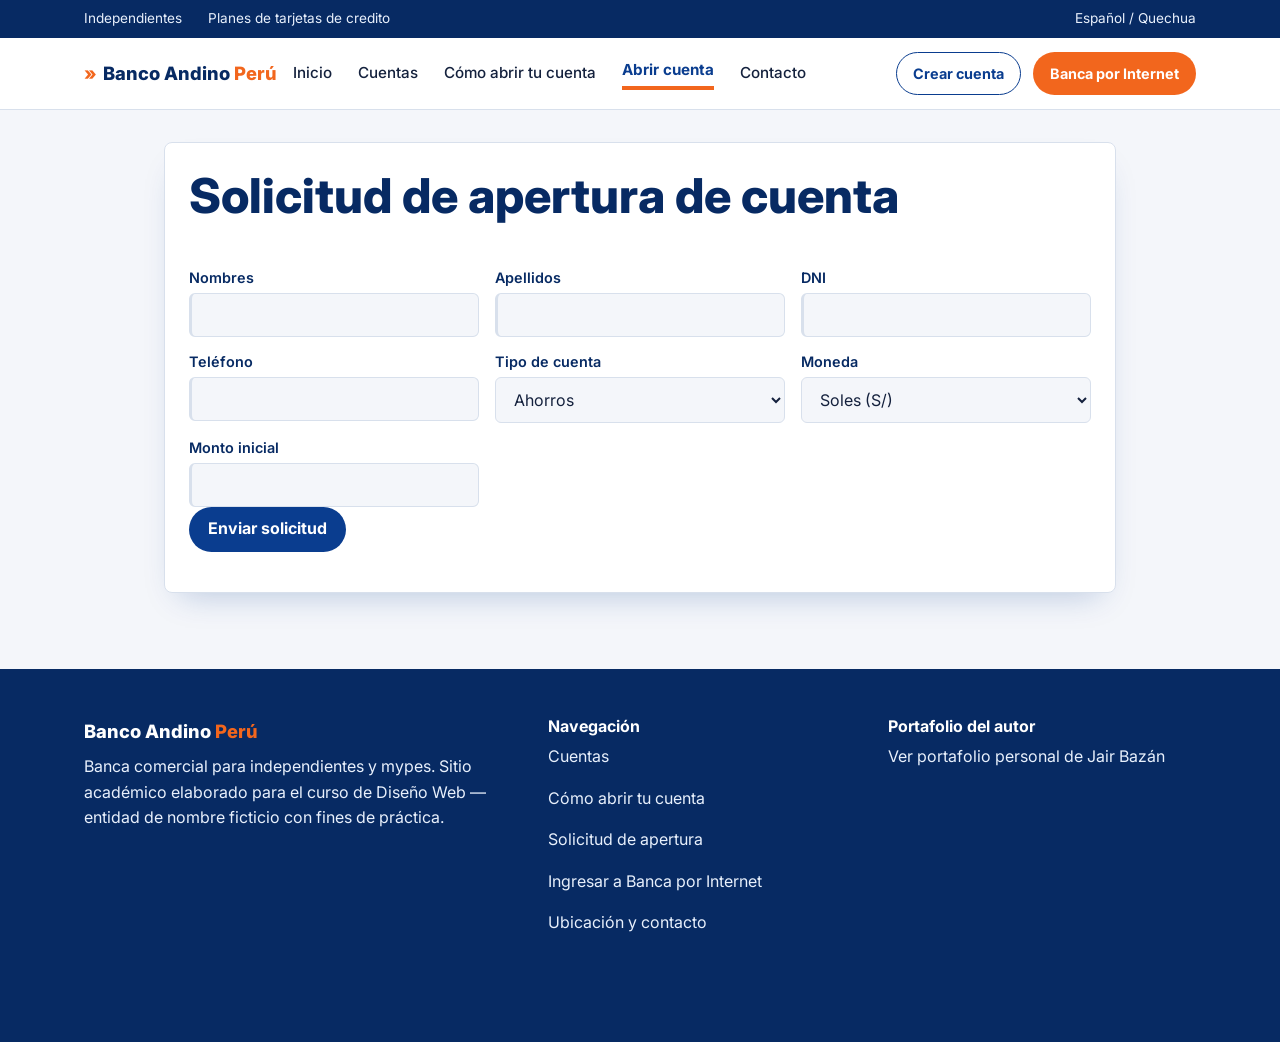
<file: finalll/banco-andino-peru-unificado/registro.html>
<!DOCTYPE html>
<html lang="es">
<head>
  <meta charset="UTF-8">
  <meta name="viewport" content="width=device-width, initial-scale=1.0">
  <title>Abrir cuenta — Banco Andino Perú</title>
  <link rel="preconnect" href="https://fonts.googleapis.com">
  <link href="https://fonts.googleapis.com/css2?family=Inter:wght@400;500;600;700;800&display=swap" rel="stylesheet">
  <link rel="stylesheet" href="css/style.css">
  <link rel="stylesheet" href="css/app.css">
</head>
<body class="app">

  <div class="barra-superior">
    <div class="wrap barra-superior-inner">
      <nav class="tabs-audiencia" aria-label="Selecciona tu perfil">
        <a href="index.html" class="tab-audiencia">Independientes</a>
        <a href="servicios.html" class="tab-audiencia">Planes de tarjetas de credito </a>
      </nav>
      <p class="idiomas">Español <span aria-hidden="true">/</span> Quechua</p>
    </div>
  </div>

  <header class="site-header">
    <div class="wrap header-inner">
      <a href="index.html" class="logo"><span class="logo-marca">»</span> Banco Andino <span>Perú</span></a>
      <nav class="main-nav" aria-label="Navegación principal">
        <a href="index.html">Inicio</a>
        <a href="servicios.html">Cuentas</a>
        <a href="como-funciona.html">Cómo abrir tu cuenta</a>
        <a href="registro.html" class="activa">Abrir cuenta</a>
        <a href="contacto.html">Contacto</a>
      </nav>
      <div class="header-acciones" id="acciones-sesion">
        <a href="login.html" class="btn btn-outline">Crear cuenta</a>
        <a href="login.html" class="btn btn-acento">Banca por Internet</a>
      </div>
    </div>
  </header>

  <main><section class="tarjeta"><h1>Solicitud de apertura de cuenta</h1>
<form id="formRegistro"><div class="grid">
<div><label for="nombres">Nombres</label><input id="nombres" name="nombres" required maxlength="80"></div>
<div><label for="apellidos">Apellidos</label><input id="apellidos" name="apellidos" required maxlength="80"></div>
<div><label for="dni">DNI</label><input id="dni" name="dni" required inputmode="numeric" pattern="[0-9]{8}" title="8 dígitos" maxlength="8"></div>
<div><label for="telefono">Teléfono</label><input id="telefono" name="telefono" type="tel" required pattern="9[0-9]{8}" title="9 dígitos, empieza con 9" maxlength="9"></div>
<div><label for="tipo_cuenta">Tipo de cuenta</label><select id="tipo_cuenta" name="tipo_cuenta" required><option value="ahorros">Ahorros</option><option value="corriente">Corriente</option><option value="sueldo">Sueldo</option></select></div>
<div><label for="moneda">Moneda</label><select id="moneda" name="moneda" required><option value="PEN">Soles (S/)</option><option value="USD">Dólares (US$)</option></select></div>
<div><label for="monto_inicial">Monto inicial</label><input id="monto_inicial" name="monto_inicial" type="number" min="0" step="0.01" required></div>
</div>
<p><button type="submit">Enviar solicitud</button></p></form>
<p id="msgRegistro" class="msg" role="alert" hidden></p></section></main>

  <footer class="site-footer">
    <div class="wrap footer-inner">
      <div>
        <p class="logo logo-footer">Banco Andino <span>Perú</span></p>
        <p>Banca comercial para independientes y mypes. Sitio académico elaborado para el curso de Diseño Web — entidad de nombre ficticio con fines de práctica.</p>
      </div>
      <div>
        <h3>Navegación</h3>
        <p><a href="servicios.html">Cuentas</a></p>
        <p><a href="como-funciona.html">Cómo abrir tu cuenta</a></p>
        <p><a href="registro.html">Solicitud de apertura</a></p>
        <p><a href="login.html">Ingresar a Banca por Internet</a></p>
        <p><a href="contacto.html">Ubicación y contacto</a></p>
      </div>
      <div>
        <h3>Portafolio del autor</h3>
        <p><a href="../portafolio/index.html">Ver portafolio personal de Jair Bazán</a></p>
      </div>
    </div>
  </footer>

  <script type="module" src="js/registro/registro.js"></script>
  <script type="module" src="js/efectos.js"></script>
</body>
</html>
</file>
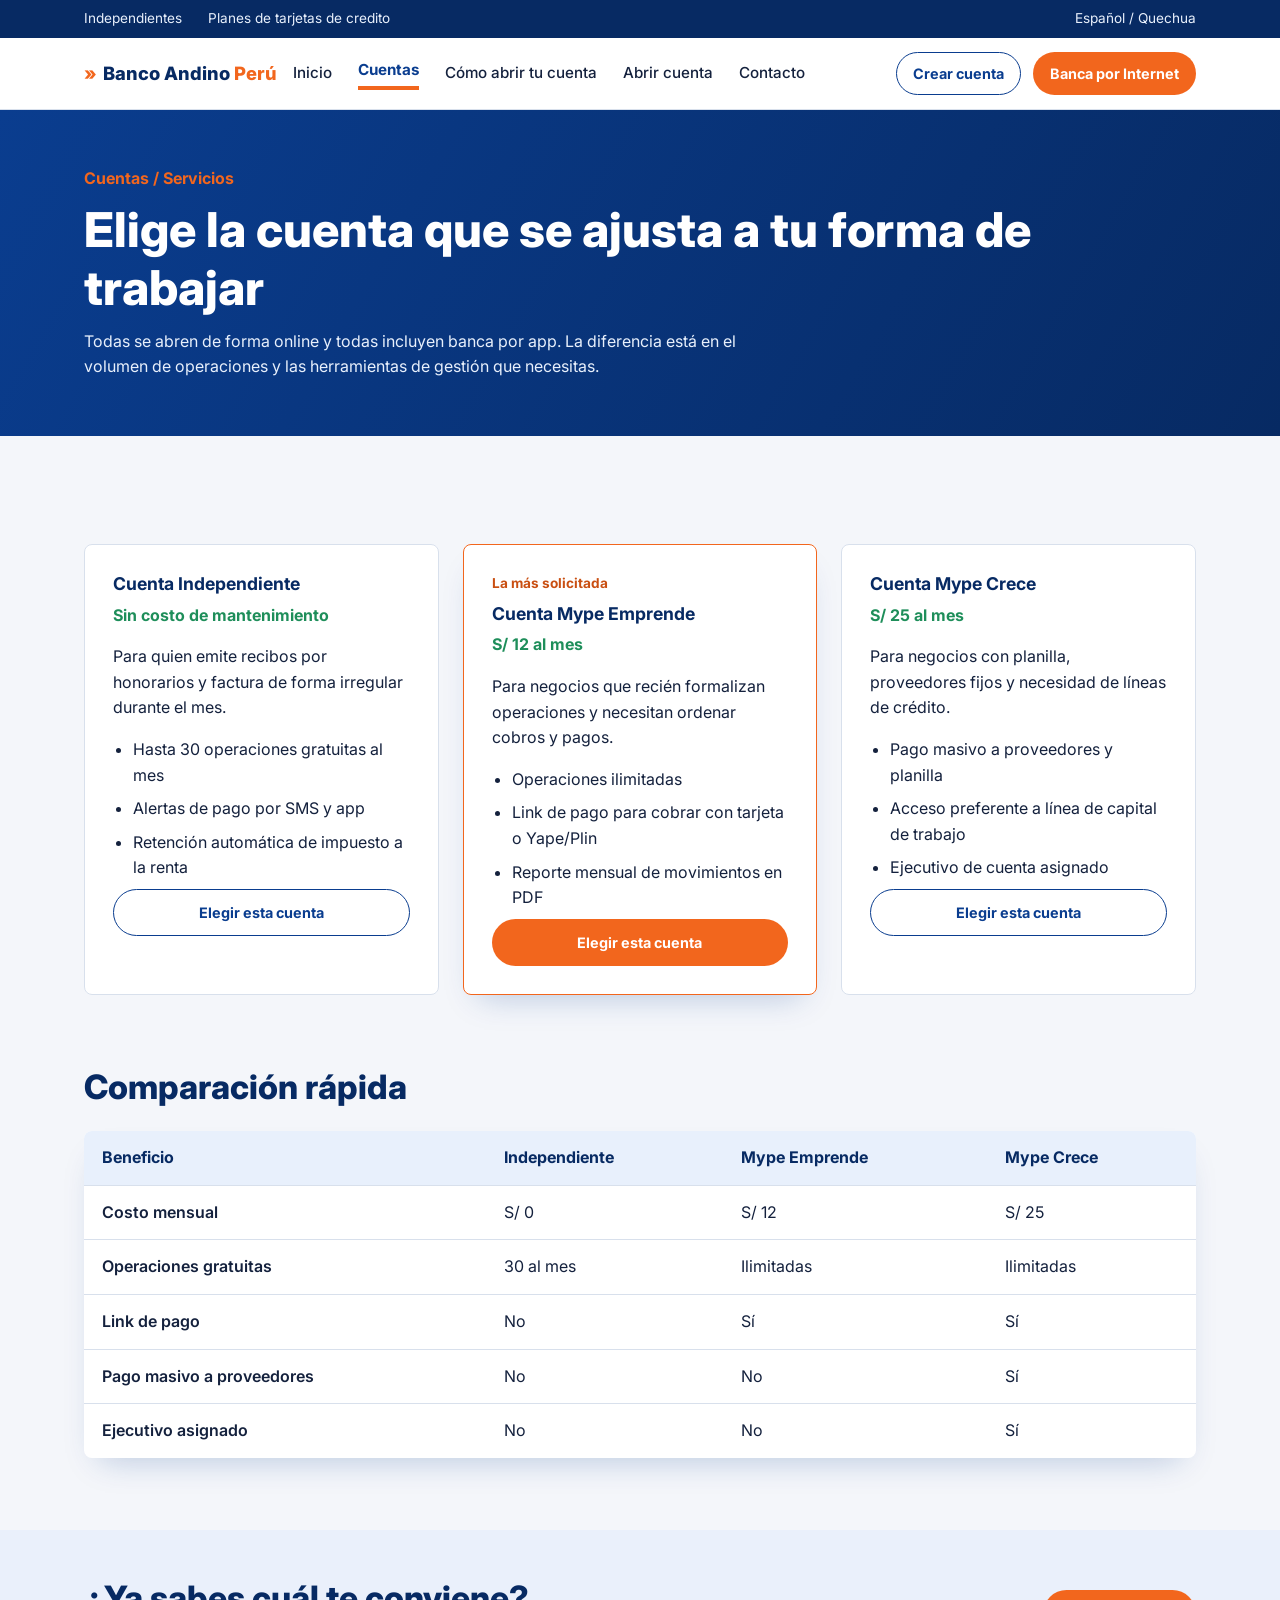
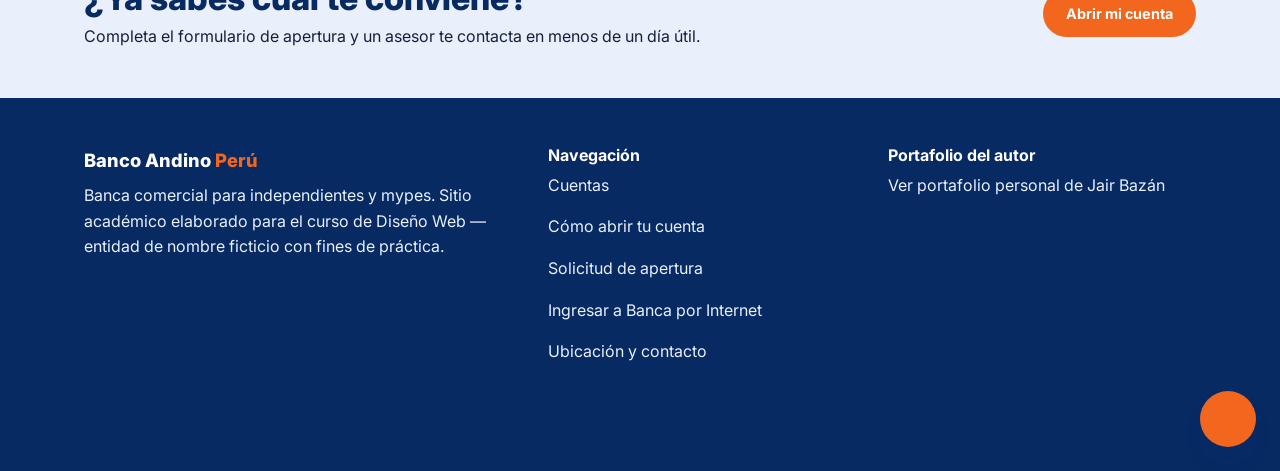
<file: finalll/banco-andino-peru-unificado/servicios.html>
<!DOCTYPE html>
<html lang="es">
<head>
  <meta charset="UTF-8">
  <meta name="viewport" content="width=device-width, initial-scale=1.0">
  <title>Cuentas para independientes y mypes — Banco Andino Perú</title>
  <meta name="description" content="Compara las cuentas de Banco Andino Perú para independientes y mypes: comisiones, beneficios y herramientas de gestión.">
  <link rel="preconnect" href="https://fonts.googleapis.com">
  <link href="https://fonts.googleapis.com/css2?family=Inter:wght@400;500;600;700;800&display=swap" rel="stylesheet">
  <link rel="stylesheet" href="css/style.css">
</head>
<body>

  <div class="barra-superior">
    <div class="wrap barra-superior-inner">
      <nav class="tabs-audiencia" aria-label="Selecciona tu perfil">
        <a href="index.html" class="tab-audiencia">Independientes</a>
        <a href="servicios.html" class="tab-audiencia">Planes de tarjetas de credito </a>
      </nav>
      <p class="idiomas">Español <span aria-hidden="true">/</span> Quechua</p>
    </div>
  </div>

  <header class="site-header">
    <div class="wrap header-inner">
      <a href="index.html" class="logo"><span class="logo-marca">»</span> Banco Andino <span>Perú</span></a>
      <nav class="main-nav" aria-label="Navegación principal">
        <a href="index.html">Inicio</a>
        <a href="servicios.html" class="activa">Cuentas</a>
        <a href="como-funciona.html">Cómo abrir tu cuenta</a>
        <a href="registro.html">Abrir cuenta</a>
        <a href="contacto.html">Contacto</a>
      </nav>
      <div class="header-acciones" id="acciones-sesion">
        <a href="login.html" class="btn btn-outline">Crear cuenta</a>
        <a href="login.html" class="btn btn-acento">Banca por Internet</a>
      </div>
    </div>
  </header>

  <main>

    <section class="hero-pagina">
      <div class="wrap">
        <p class="hero-kicker">Cuentas / Servicios</p>
        <h1>Elige la cuenta que se ajusta a tu forma de trabajar</h1>
        <p class="hero-lead-pagina">Todas se abren de forma online y todas incluyen banca por app. La diferencia está en el volumen de operaciones y las herramientas de gestión que necesitas.</p>
      </div>
    </section>

    <section class="servicios">
      <div class="wrap">
        <div class="cards-servicios">
          <article class="card-servicio">
            <h3>Cuenta Independiente</h3>
            <p class="precio">Sin costo de mantenimiento</p>
            <p>Para quien emite recibos por honorarios y factura de forma irregular durante el mes.</p>
            <ul>
              <li>Hasta 30 operaciones gratuitas al mes</li>
              <li>Alertas de pago por SMS y app</li>
              <li>Retención automática de impuesto a la renta</li>
            </ul>
            <a href="registro.html" class="btn btn-outline btn-block">Elegir esta cuenta</a>
          </article>

          <article class="card-servicio card-servicio--destacada">
            <p class="etiqueta-destacada">La más solicitada</p>
            <h3>Cuenta Mype Emprende</h3>
            <p class="precio">S/ 12 al mes</p>
            <p>Para negocios que recién formalizan operaciones y necesitan ordenar cobros y pagos.</p>
            <ul>
              <li>Operaciones ilimitadas</li>
              <li>Link de pago para cobrar con tarjeta o Yape/Plin</li>
              <li>Reporte mensual de movimientos en PDF</li>
            </ul>
            <a href="registro.html" class="btn btn-acento btn-block">Elegir esta cuenta</a>
          </article>

          <article class="card-servicio">
            <h3>Cuenta Mype Crece</h3>
            <p class="precio">S/ 25 al mes</p>
            <p>Para negocios con planilla, proveedores fijos y necesidad de líneas de crédito.</p>
            <ul>
              <li>Pago masivo a proveedores y planilla</li>
              <li>Acceso preferente a línea de capital de trabajo</li>
              <li>Ejecutivo de cuenta asignado</li>
            </ul>
            <a href="registro.html" class="btn btn-outline btn-block">Elegir esta cuenta</a>
          </article>
        </div>
      </div>
    </section>

    <section class="comparativo">
      <div class="wrap">
        <h2>Comparación rápida</h2>
        <table class="tabla-comparativa">
          <thead>
            <tr>
              <th scope="col">Beneficio</th>
              <th scope="col">Independiente</th>
              <th scope="col">Mype Emprende</th>
              <th scope="col">Mype Crece</th>
            </tr>
          </thead>
          <tbody>
            <tr>
              <th scope="row">Costo mensual</th>
              <td>S/ 0</td>
              <td>S/ 12</td>
              <td>S/ 25</td>
            </tr>
            <tr>
              <th scope="row">Operaciones gratuitas</th>
              <td>30 al mes</td>
              <td>Ilimitadas</td>
              <td>Ilimitadas</td>
            </tr>
            <tr>
              <th scope="row">Link de pago</th>
              <td>No</td>
              <td>Sí</td>
              <td>Sí</td>
            </tr>
            <tr>
              <th scope="row">Pago masivo a proveedores</th>
              <td>No</td>
              <td>No</td>
              <td>Sí</td>
            </tr>
            <tr>
              <th scope="row">Ejecutivo asignado</th>
              <td>No</td>
              <td>No</td>
              <td>Sí</td>
            </tr>
          </tbody>
        </table>
      </div>
    </section>

    <section class="cta-final">
      <div class="wrap cta-final-inner">
        <div>
          <h2>¿Ya sabes cuál te conviene?</h2>
          <p>Completa el formulario de apertura y un asesor te contacta en menos de un día útil.</p>
        </div>
        <a href="registro.html" class="btn btn-acento">Abrir mi cuenta</a>
      </div>
    </section>

  </main>

  <footer class="site-footer">
    <div class="wrap footer-inner">
      <div>
        <p class="logo logo-footer">Banco Andino <span>Perú</span></p>
        <p>Banca comercial para independientes y mypes. Sitio académico elaborado para el curso de Diseño Web — entidad de nombre ficticio con fines de práctica.</p>
      </div>
      <div>
        <h3>Navegación</h3>
        <p><a href="servicios.html">Cuentas</a></p>
        <p><a href="como-funciona.html">Cómo abrir tu cuenta</a></p>
        <p><a href="registro.html">Solicitud de apertura</a></p>
        <p><a href="login.html">Ingresar a Banca por Internet</a></p>
        <p><a href="contacto.html">Ubicación y contacto</a></p>
      </div>
      <div>
        <h3>Portafolio del autor</h3>
        <p><a href="../portafolio/index.html">Ver portafolio personal de Jair Bazán</a></p>
      </div>
    </div>
  </footer>

  <a href="registro.html" class="chat-flotante" aria-label="Hablar con un asesor"></a>

  <script type="module" src="js/nav-sesion.js"></script>
  <script src="js/main.js"></script>
  <script type="module" src="js/efectos.js"></script>
</body>
</html>
</file>
<file: finalll/banco-andino-peru-unificado/css/style.css>
:root {
  --color-primario: #0A3D8F;
  --color-primario-oscuro: #072A63;
  --color-primario-claro: #E8F0FC;
  --color-acento: #F2661D;
  --color-acento-oscuro: #C94F12;
  --color-verde: #1E8E5A;
  --color-fondo: #F4F6FA;
  --color-fondo-alt: #EAF0FB;
  --color-blanco: #FFFFFF;
  --color-texto: #14213D;
  --color-texto-suave: #55617A;
  --color-borde: #D8E0EC;

  --fuente-titular: "Inter", system-ui, sans-serif;
  --fuente-texto: "Inter", system-ui, sans-serif;

  --radio: 8px;
  --radio-pill: 999px;
  --sombra: 0 16px 32px -16px rgba(10, 61, 143, 0.28);
  --ancho-maximo: 1160px;
}

* { box-sizing: border-box; }

html { scroll-behavior: smooth; }

body {
  margin: 0;
  font-family: var(--fuente-texto);
  color: var(--color-texto);
  background: var(--color-fondo);
  line-height: 1.6;
}

h1, h2, h3 {
  font-family: var(--fuente-titular);
  color: var(--color-primario-oscuro);
  line-height: 1.2;
  margin: 0 0 0.5em;
  font-weight: 800;
}

h1 { font-size: clamp(2rem, 4vw, 3rem); }
h2 { font-size: clamp(1.5rem, 3vw, 2.1rem); }
h3 { font-size: 1.1rem; font-weight: 700; }

p { margin: 0 0 1em; max-width: 62ch; }

a {
  color: var(--color-primario);
  text-decoration: none;
}

a:hover { color: var(--color-acento); }

.visualmente-oculto {
  position: absolute;
  width: 1px; height: 1px;
  overflow: hidden;
  clip: rect(0 0 0 0);
  white-space: nowrap;
}

.wrap {
  max-width: var(--ancho-maximo);
  margin: 0 auto;
  padding: 0 24px;
}

/* ---------- Barra superior de audiencias ---------- */

.barra-superior {
  background: var(--color-primario-oscuro);
  color: var(--color-primario-claro);
  font-size: 0.85rem;
}

.barra-superior-inner {
  display: flex;
  justify-content: space-between;
  align-items: center;
  padding: 8px 24px;
}

.tabs-audiencia a {
  color: var(--color-primario-claro);
  margin-right: 22px;
  padding-bottom: 2px;
  border-bottom: 2px solid transparent;
}

.tabs-audiencia a:hover { color: var(--color-blanco); }

.tabs-audiencia a.is-activa {
  color: var(--color-blanco);
  border-bottom-color: var(--color-acento);
  font-weight: 600;
}

.idiomas { margin: 0; color: var(--color-primario-claro); }

/* ---------- Encabezado ---------- */

.site-header {
  background: var(--color-blanco);
  border-bottom: 1px solid var(--color-borde);
  position: sticky;
  top: 0;
  z-index: 20;
}

.header-inner {
  display: flex;
  align-items: center;
  justify-content: space-between;
  padding-top: 14px;
  padding-bottom: 14px;
  gap: 24px;
}

.logo {
  font-size: 1.15rem;
  color: var(--color-primario-oscuro);
  font-weight: 800;
  white-space: nowrap;
}

.logo-marca { color: var(--color-acento); margin-right: 2px; }

.logo span { color: var(--color-acento); }

.logo:hover { color: var(--color-primario-oscuro); }

.main-nav {
  display: flex;
  align-items: center;
  gap: 26px;
  flex: 1;
}

.main-nav a {
  color: var(--color-texto);
  font-size: 0.95rem;
  font-weight: 500;
}

.main-nav a:hover { color: var(--color-primario); }

.caret { font-size: 0.7rem; color: var(--color-texto-suave); }

.main-nav a.activa {
  color: var(--color-primario);
  font-weight: 700;
  border-bottom: 2px solid var(--color-acento);
  padding-bottom: 4px;
}

.tabs-audiencia a.tab-audiencia { text-decoration: none; }

.header-acciones { display: flex; align-items: center; gap: 12px; }

/* ---------- Botones ---------- */

.btn {
  display: inline-block;
  padding: 11px 22px;
  border-radius: var(--radio-pill);
  font-weight: 700;
  font-size: 0.9rem;
  border: 1px solid transparent;
  cursor: pointer;
  white-space: nowrap;
}

.btn-acento { background: var(--color-acento); color: var(--color-blanco); }
.btn-acento:hover { background: var(--color-acento-oscuro); color: var(--color-blanco); }

.btn-outline {
  border-color: var(--color-primario);
  color: var(--color-primario);
  background: transparent;
}
.btn-outline:hover { background: var(--color-primario-claro); color: var(--color-primario-oscuro); }

.btn-outline-claro { border-color: var(--color-blanco); color: var(--color-blanco); }
.btn-outline-claro:hover { background: rgba(255,255,255,0.15); color: var(--color-blanco); }

.btn-block { display: block; text-align: center; }

/* ---------- Hero ---------- */

.hero {
  background: linear-gradient(120deg, var(--color-primario) 0%, var(--color-primario-oscuro) 100%);
  color: var(--color-blanco);
  padding: 64px 0;
  position: relative;
}

.hero-inner {
  display: grid;
  grid-template-columns: 1.2fr 1fr;
  gap: 40px;
  align-items: center;
}

.hero-kicker {
  color: var(--color-acento);
  font-weight: 700;
  margin-bottom: 10px;
}

.hero h1 { color: var(--color-blanco); }

.hero-lead { color: var(--color-primario-claro); font-size: 1.05rem; }

.hero-actions { margin-top: 26px; display: flex; gap: 12px; flex-wrap: wrap; }

.hero-carrusel {
  background: rgba(255, 255, 255, 0.08);
  border: 1px solid rgba(255, 255, 255, 0.25);
  border-radius: var(--radio);
  height: 260px;
  position: relative;
}

.hero-carrusel-dots {
  position: absolute;
  bottom: 18px;
  left: 24px;
  display: flex;
  gap: 8px;
}

.dot {
  width: 8px; height: 8px;
  border-radius: 50%;
  background: rgba(255,255,255,0.4);
  display: inline-block;
}

.dot.is-activo { background: var(--color-blanco); }

.hero-carrusel-pausa {
  position: absolute;
  bottom: 14px;
  right: 18px;
  width: 32px; height: 32px;
  border-radius: 50%;
  border: none;
  background: rgba(255,255,255,0.2);
  color: var(--color-blanco);
  cursor: pointer;
}

/* ---------- Encabezado de página interna ---------- */

.hero-pagina {
  background: linear-gradient(120deg, var(--color-primario) 0%, var(--color-primario-oscuro) 100%);
  color: var(--color-blanco);
  padding: 56px 0;
}

.hero-pagina h1 { color: var(--color-blanco); margin-bottom: 12px; }

.hero-lead-pagina { color: var(--color-primario-claro); max-width: 70ch; margin: 0; }

/* ---------- Tabla comparativa (página de servicios) ---------- */

.comparativo { padding: 0 0 72px; }

.tabla-comparativa {
  width: 100%;
  border-collapse: collapse;
  background: var(--color-blanco);
  border-radius: var(--radio);
  overflow: hidden;
  margin-top: 24px;
  box-shadow: var(--sombra);
}

.tabla-comparativa th,
.tabla-comparativa td {
  padding: 14px 18px;
  text-align: left;
  border-bottom: 1px solid var(--color-borde);
}

.tabla-comparativa thead th {
  background: var(--color-primario-claro);
  color: var(--color-primario-oscuro);
}

.tabla-comparativa tbody th {
  font-weight: 600;
  color: var(--color-texto);
}

.tabla-comparativa tbody tr:last-child td,
.tabla-comparativa tbody tr:last-child th {
  border-bottom: none;
}

.tabla-comparativa tbody tr:hover { background: var(--color-fondo-alt); }

/* ---------- Llamado a la acción final ---------- */

.cta-final { background: var(--color-fondo-alt); padding: 48px 0; }

.cta-final-inner {
  display: flex;
  justify-content: space-between;
  align-items: center;
  gap: 24px;
  flex-wrap: wrap;
}

.cta-final h2 { margin-bottom: 6px; }
.cta-final p { margin: 0; }

/* ---------- Página de contacto ---------- */

.contacto-detalle { padding: 64px 0; }

.contacto-detalle-inner {
  display: grid;
  grid-template-columns: repeat(4, 1fr);
  gap: 20px;
  margin-bottom: 32px;
}

.tarjeta-contacto {
  background: var(--color-blanco);
  border: 1px solid var(--color-borde);
  border-radius: var(--radio);
  padding: 22px;
}

.tarjeta-contacto:hover { border-color: var(--color-primario); }

.mapa-referencial {
  background: var(--color-fondo-alt);
  border: 1px dashed var(--color-borde);
  border-radius: var(--radio);
  height: 200px;
  display: flex;
  align-items: center;
  justify-content: center;
  color: var(--color-texto-suave);
  text-align: center;
  padding: 0 20px;
}

.reclamos { background: var(--color-primario-oscuro); color: var(--color-primario-claro); padding: 48px 0; }

.reclamos-inner {
  display: flex;
  justify-content: space-between;
  align-items: center;
  gap: 24px;
  flex-wrap: wrap;
}

.reclamos h2 { color: var(--color-blanco); margin-bottom: 6px; }
.reclamos p { color: var(--color-primario-claro); margin: 0; max-width: 60ch; }

/* ---------- Formulario en página propia ---------- */

.apertura-sola .form-apertura { max-width: 760px; margin: 0 auto; }

/* ---------- Accesos rápidos ---------- */

.accesos-rapidos { padding: 64px 0; background: var(--color-fondo); }

.accesos-rapidos-inner {
  display: grid;
  grid-template-columns: 1.5fr 1fr;
  gap: 40px;
  align-items: start;
}

.grid-accesos {
  display: grid;
  grid-template-columns: repeat(4, 1fr);
  gap: 18px;
  margin-top: 28px;
}

.acceso {
  background: var(--color-blanco);
  border: 1px solid var(--color-borde);
  border-radius: var(--radio);
  padding: 20px 14px;
  text-align: center;
  color: var(--color-texto);
  font-size: 0.85rem;
  font-weight: 600;
  display: flex;
  flex-direction: column;
  align-items: center;
  gap: 10px;
  position: relative;
}

.acceso:hover {
  border-color: var(--color-primario);
  box-shadow: var(--sombra);
  color: var(--color-primario-oscuro);
}

.acceso-icono {
  font-size: 1.4rem;
  width: 52px; height: 52px;
  border-radius: 50%;
  background: var(--color-primario-claro);
  display: flex;
  align-items: center;
  justify-content: center;
}

.acceso-badge {
  position: absolute;
  top: -8px;
  right: 8px;
  background: var(--color-acento);
  color: var(--color-blanco);
  font-size: 0.65rem;
  padding: 2px 8px;
  border-radius: var(--radio-pill);
}

/* ---------- Widget de calificación ---------- */

.widget-calificacion {
  background: var(--color-blanco);
  border: 1px solid var(--color-borde);
  border-radius: var(--radio);
  padding: 26px;
  box-shadow: var(--sombra);
}

.widget-etiqueta {
  display: inline-block;
  background: var(--color-primario-claro);
  color: var(--color-primario-oscuro);
  font-size: 0.75rem;
  font-weight: 700;
  padding: 4px 10px;
  border-radius: var(--radio-pill);
  margin-bottom: 12px;
}

.widget-check { list-style: none; padding: 0; margin: 0 0 18px; }
.widget-check li {
  font-size: 0.9rem;
  color: var(--color-texto-suave);
  padding-left: 22px;
  position: relative;
  margin-bottom: 8px;
}
.widget-check li::before {
  content: "✓";
  color: var(--color-verde);
  position: absolute;
  left: 0;
  font-weight: 700;
}

.widget-form { display: flex; gap: 8px; flex-wrap: wrap; }

.widget-form select {
  flex: 0 0 90px;
}

.widget-form input {
  flex: 1 1 140px;
}

.widget-legal { font-size: 0.75rem; color: var(--color-texto-suave); margin: 12px 0 0; }

/* ---------- Servicios ---------- */

.servicios,
.teaser-servicios { padding: 72px 0; }

.section-lead { color: var(--color-texto-suave); max-width: 60ch; }

.cards-servicios {
  display: grid;
  grid-template-columns: repeat(3, 1fr);
  gap: 24px;
  margin-top: 36px;
}

.card-servicio {
  background: var(--color-blanco);
  border: 1px solid var(--color-borde);
  border-radius: var(--radio);
  padding: 28px;
}

.card-servicio--destacada {
  border-color: var(--color-acento);
  box-shadow: var(--sombra);
  position: relative;
}

.etiqueta-destacada {
  color: var(--color-acento-oscuro);
  font-weight: 700;
  font-size: 0.85rem;
  margin-bottom: 8px;
}

.precio { color: var(--color-verde); font-weight: 700; }

.card-servicio ul { padding-left: 20px; margin: 0; }
.card-servicio li { margin-bottom: 8px; }

/* ---------- Proceso ---------- */

.proceso { background: var(--color-fondo-alt); padding: 72px 0; }

.pasos {
  list-style: none;
  margin: 36px 0 0;
  padding: 0;
  display: grid;
  grid-template-columns: repeat(4, 1fr);
  gap: 24px;
}

.pasos li { display: flex; flex-direction: column; gap: 12px; }

.paso-numero {
  font-family: var(--fuente-titular);
  font-weight: 800;
  font-size: 1.3rem;
  color: var(--color-blanco);
  background: var(--color-primario);
  width: 40px;
  height: 40px;
  border-radius: 50%;
  display: flex;
  align-items: center;
  justify-content: center;
}

/* ---------- Requisitos ---------- */

.requisitos { padding: 72px 0; }

.requisitos-inner {
  display: grid;
  grid-template-columns: 1.6fr 1fr;
  gap: 40px;
  align-items: start;
}

.requisito-bloque { margin-bottom: 26px; }

.requisito-bloque ul { padding-left: 20px; }

.nota-lateral {
  background: var(--color-primario-oscuro);
  color: var(--color-primario-claro);
  padding: 26px;
  border-radius: var(--radio);
}

.nota-lateral h3 { color: var(--color-blanco); }
.nota-lateral p { color: var(--color-primario-claro); }

/* ---------- Formulario de apertura ---------- */

.apertura { background: var(--color-fondo-alt); padding: 72px 0; }

.apertura-inner {
  display: grid;
  grid-template-columns: 0.8fr 1.2fr;
  gap: 40px;
}

.form-apertura {
  background: var(--color-blanco);
  border-radius: var(--radio);
  padding: 32px;
  display: grid;
  grid-template-columns: 1fr 1fr;
  gap: 20px;
  box-shadow: var(--sombra);
}

.campo { display: flex; flex-direction: column; }

.campo-ancho { grid-column: 1 / -1; }

.campo-checkbox { flex-direction: row; align-items: flex-start; gap: 10px; }
.campo-checkbox input { margin-top: 4px; }
.campo-checkbox label { margin: 0; }

label {
  font-size: 0.9rem;
  font-weight: 600;
  margin-bottom: 6px;
  color: var(--color-primario-oscuro);
}

input, select, textarea {
  font-family: var(--fuente-texto);
  font-size: 1rem;
  padding: 11px 14px;
  border: 1px solid var(--color-borde);
  border-radius: 6px;
  background: var(--color-fondo);
  color: var(--color-texto);
}

input:focus, select:focus, textarea:focus {
  outline: 2px solid var(--color-primario);
  outline-offset: 1px;
  background: var(--color-blanco);
}

input:required { border-left: 3px solid var(--color-acento); }

input:invalid:not(:placeholder-shown) { border-color: #C63737; }

input:valid:not(:placeholder-shown) { border-left-color: var(--color-verde); }

.form-mensaje {
  margin-top: 12px;
  font-weight: 700;
  min-height: 1.4em;
}

.form-mensaje[data-estado="ok"] { color: var(--color-verde); }
.form-mensaje[data-estado="error"] { color: #C63737; }

/* ---------- Pie de página ---------- */

.site-footer { background: var(--color-primario-oscuro); color: var(--color-primario-claro); padding: 48px 0 90px; }

.footer-inner {
  display: grid;
  grid-template-columns: 1.4fr 1fr 1fr;
  gap: 32px;
}

.logo-footer { color: var(--color-blanco); margin-bottom: 8px; }
.logo-footer span { color: var(--color-acento); }

.site-footer h3 { color: var(--color-blanco); font-size: 1rem; }

.site-footer a { color: var(--color-primario-claro); }
.site-footer a:hover { color: var(--color-blanco); }

/* ---------- Botón flotante de chat ---------- */

.chat-flotante {
  position: fixed;
  bottom: 24px;
  right: 24px;
  width: 56px;
  height: 56px;
  border-radius: 50%;
  background: var(--color-acento);
  color: var(--color-blanco);
  display: flex;
  align-items: center;
  justify-content: center;
  font-size: 1.4rem;
  box-shadow: var(--sombra);
  z-index: 30;
}

.chat-flotante:hover { background: var(--color-acento-oscuro); color: var(--color-blanco); }

/* ---------- Responsive ---------- */

@media (max-width: 900px) {
  .hero-inner,
  .accesos-rapidos-inner,
  .requisitos-inner,
  .apertura-inner,
  .footer-inner {
    grid-template-columns: 1fr;
  }

  .cards-servicios,
  .pasos,
  .grid-accesos,
  .contacto-detalle-inner {
    grid-template-columns: repeat(2, 1fr);
  }

  .form-apertura { grid-template-columns: 1fr; }

  .main-nav { display: none; }

  .cta-final-inner,
  .reclamos-inner { flex-direction: column; align-items: flex-start; }
}

@media (max-width: 520px) {
  .cards-servicios,
  .pasos,
  .grid-accesos,
  .contacto-detalle-inner {
    grid-template-columns: 1fr;
  }

  .header-acciones .btn-outline { display: none; }

  .tabla-comparativa { font-size: 0.85rem; }
}

@media (prefers-reduced-motion: reduce) {
  html { scroll-behavior: auto; }
}

/* Cabecera unificada: los enlaces no se parten en dos líneas */
.main-nav a { white-space: nowrap; }
.header-inner { gap: 16px; }
.header-acciones .btn { padding: 9px 16px; }

/* =====================================================
   TRANSICIONES Y EFECTOS (todo el sitio)
   ===================================================== */

/* Entrada y salida de página */
body { animation: pagina-entra .6s ease both; transition: opacity .25s ease; }
body.saliendo { opacity: 0; }
@keyframes pagina-entra { from { opacity: 0; transform: translateY(10px); } to { opacity: 1; transform: none; } }

/* Cabecera: subrayado que crece al pasar el cursor */
.main-nav a { position: relative; transition: color .25s ease; }
.main-nav a::after {
  content: ""; position: absolute; left: 0; bottom: -4px; height: 2px; width: 100%;
  background: var(--color-acento); transform: scaleX(0); transform-origin: left;
  transition: transform .3s ease;
}
.main-nav a:hover::after, .main-nav a.activa::after { transform: scaleX(1); }
.logo { transition: transform .3s ease; }
.logo:hover { transform: scale(1.04); }
.logo-marca { display: inline-block; transition: transform .4s ease; }
.logo:hover .logo-marca { transform: translateX(6px); }

/* Botones: se elevan, brillan y se hunden al hacer clic */
.btn, button {
  transition: transform .2s ease, box-shadow .25s ease, background-color .25s ease, color .25s ease, border-color .25s ease;
}
.btn:hover, button:hover { transform: translateY(-2px); box-shadow: 0 10px 20px -10px rgba(10, 61, 143, .55); }
.btn:active, button:active { transform: translateY(0) scale(.97); box-shadow: none; }
.btn-acento { position: relative; overflow: hidden; }
.btn-acento::before {
  content: ""; position: absolute; top: 0; left: -80%; width: 50%; height: 100%;
  background: linear-gradient(120deg, transparent, rgba(255,255,255,.45), transparent);
  transform: skewX(-20deg); transition: left .6s ease;
}
.btn-acento:hover::before { left: 130%; }

/* Tarjetas y accesos: se elevan al pasar el cursor */
.card-servicio, .acceso, .tarjeta-contacto, .widget-calificacion {
  transition: transform .3s ease, box-shadow .3s ease, border-color .3s ease;
}
.card-servicio:hover, .acceso:hover, .tarjeta-contacto:hover { transform: translateY(-6px); box-shadow: var(--sombra); }
.acceso-icono { display: inline-block; transition: transform .35s cubic-bezier(.3, 1.6, .5, 1); }
.acceso:hover .acceso-icono { transform: scale(1.25) rotate(-8deg); }
.acceso-badge { animation: latido 2.4s ease-in-out infinite; }
@keyframes latido { 0%, 100% { transform: scale(1); } 50% { transform: scale(1.08); } }

/* Aparición al hacer scroll (la activa efectos.js) */
.reveal { opacity: 0; transform: translateY(28px); transition: opacity .7s ease, transform .7s ease; }
.reveal.visible { opacity: 1; transform: none; }

/* Hero: texto que entra en secuencia */
.hero-text > * { animation: sube-suave .8s ease both; }
.hero-text > *:nth-child(2) { animation-delay: .12s; }
.hero-text > *:nth-child(3) { animation-delay: .24s; }
.hero-text > *:nth-child(4) { animation-delay: .36s; }
.hero-pagina .wrap > * { animation: sube-suave .7s ease both; }
@keyframes sube-suave { from { opacity: 0; transform: translateY(22px); } to { opacity: 1; transform: none; } }

/* Carrusel */
.hero-carrusel img { transition: opacity .6s ease, transform .8s ease; }
.hero-carrusel img.cambiando { opacity: 0; transform: scale(1.04); }
.dot { transition: transform .3s ease, background-color .3s ease, width .3s ease; cursor: pointer; }
.dot.is-activo { transform: scale(1.25); }

/* Campos de formulario */
input, select, textarea { transition: border-color .25s ease, box-shadow .25s ease, background-color .25s ease; }
input:focus, select:focus, textarea:focus { box-shadow: 0 0 0 4px rgba(10, 61, 143, .15); background: var(--color-blanco); }

/* Botón flotante de chat */
.chat-flotante { animation: flota 3s ease-in-out infinite; transition: transform .3s ease; }
.chat-flotante:hover { animation-play-state: paused; transform: scale(1.12); }
@keyframes flota { 0%, 100% { transform: translateY(0); } 50% { transform: translateY(-7px); } }

/* Pie de página */
.site-footer a { transition: color .25s ease, padding-left .25s ease; }
.site-footer a:hover { padding-left: 6px; }

@media (prefers-reduced-motion: reduce) {
  body, .reveal, .hero-text > *, .hero-pagina .wrap > *, .acceso-badge, .chat-flotante { animation: none !important; transition: none !important; }
  .reveal { opacity: 1; transform: none; }
}

/* Cabecera: si no cabe todo en una línea (sesión iniciada), los botones pasan a la siguiente */
.header-inner { flex-wrap: wrap; row-gap: 10px; }
.header-acciones { margin-left: auto; flex-wrap: wrap; justify-content: flex-end; }
</file>
<file: finalll/banco-andino-peru-unificado/css/app.css>
/* Estilos de las páginas de la aplicación (login, solicitudes, panel).
   Se cargan DESPUÉS de style.css, así que usan su misma paleta y cabecera. */

.app main { max-width: 1000px; margin: 2rem auto; padding: 0 24px; min-height: 55vh; }
.app h1, .app h2 { margin-bottom: .6em; }

.tarjeta { background: var(--color-blanco); border: 1px solid var(--color-borde); border-radius: var(--radio);
  padding: 1.5rem; margin-bottom: 1.5rem; box-shadow: var(--sombra); }

.grid { display: grid; grid-template-columns: repeat(auto-fit, minmax(220px, 1fr)); gap: 0 1rem; }
.dos  { display: grid; grid-template-columns: repeat(auto-fit, minmax(300px, 1fr)); gap: 1.5rem; }

/* Botones de formulario y tabla (los .btn de la cabecera siguen siendo los del sitio) */
.app main button, .app main .btn {
  font: inherit; font-weight: 700; background: var(--color-primario); color: var(--color-blanco);
  border: 0; border-radius: var(--radio-pill); padding: .6rem 1.2rem; cursor: pointer;
  text-decoration: none; display: inline-block; white-space: nowrap;
}
.app main button:hover, .app main .btn:hover { background: var(--color-primario-oscuro); color: var(--color-blanco); }
.app main button.peligro { background: #B3261E; }
.app main button.sec, .app main .btn.sec {
  background: var(--color-blanco); color: var(--color-primario); border: 1px solid var(--color-primario);
}

.quien { font-size: .82rem; color: var(--color-texto-suave); max-width: 13ch; line-height: 1.2; }
#btnSalir { cursor: pointer; }

/* Mensajes */
.msg { padding: .7rem 1rem; border-radius: 6px; margin: 1rem 0; font-weight: 600; }
.msg.ok { background: #E3F4EA; color: #1B7A4B; border: 1px solid #1B7A4B; }
.msg.error { background: #FDE8E6; color: #B3261E; border: 1px solid #B3261E; }
.msg.anim { animation: entra .45s ease-out; }
@keyframes entra { from { opacity: 0; transform: translateY(-8px); } to { opacity: 1; transform: none; } }
@media (prefers-reduced-motion: reduce) { .msg.anim { animation: none; } }
[hidden] { display: none !important; }

/* Tablas */
.tabla { overflow-x: auto; }
.app table { width: 100%; border-collapse: collapse; background: var(--color-blanco); }
.app th, .app td { padding: .6rem .7rem; text-align: left; border-bottom: 1px solid var(--color-borde); font-size: .92rem; }
.app th { background: var(--color-primario-claro); color: var(--color-primario-oscuro); }
.estado { padding: .1rem .6rem; border-radius: 99px; font-size: .82rem; font-weight: 600; background: var(--color-primario-claro); }
.estado.registrado { background: #FFF1CF; color: #7A5A08; }
.estado.atendido { background: #E3F4EA; color: #1B7A4B; }
.estado.rechazado { background: #FDE8E6; color: #B3261E; }
.acciones { display: flex; gap: .4rem; }
.acciones button { padding: .3rem .8rem; font-size: .85rem; }
.barra { display: flex; flex-wrap: wrap; gap: 1rem; align-items: center; justify-content: space-between; margin-bottom: 1rem; }
.barra input { max-width: 280px; }
.codigo { color: var(--color-primario); font-weight: 700; }

@media (max-width: 520px) { .quien { display: none; } }

/* Formularios: etiqueta sobre el campo y borde neutro hasta que el usuario escriba */
.app main label { display: block; margin: .8rem 0 .25rem; }
.app main input, .app main select { width: 100%; }
.app main input:invalid, .app main input:invalid:not(:placeholder-shown) { border-color: var(--color-borde); }
.app main input:invalid:focus { border-color: var(--color-primario); }

/* =====================================================
   EFECTOS DE LA APLICACIÓN
   ===================================================== */
.tarjeta { animation: sube-suave .6s ease both; transition: box-shadow .3s ease, transform .3s ease; }
.tarjeta:hover { box-shadow: 0 22px 40px -18px rgba(10, 61, 143, .35); }
.dos .tarjeta:nth-child(2) { animation-delay: .15s; }
.tarjeta:not([hidden]) { animation: sube-suave .45s ease both; }

/* Filas de las tablas: entran una por una y se resaltan al pasar el cursor */
.app tbody tr { animation: fila-entra .45s ease both; transition: background-color .25s ease, transform .25s ease; }
.app tbody tr:nth-child(1) { animation-delay: .03s; } .app tbody tr:nth-child(2) { animation-delay: .06s; }
.app tbody tr:nth-child(3) { animation-delay: .09s; } .app tbody tr:nth-child(4) { animation-delay: .12s; }
.app tbody tr:nth-child(5) { animation-delay: .15s; } .app tbody tr:nth-child(n+6) { animation-delay: .18s; }
.app tbody tr:hover { background: var(--color-primario-claro); transform: scale(1.005); }
@keyframes fila-entra { from { opacity: 0; transform: translateX(-16px); } to { opacity: 1; transform: none; } }

.estado { transition: transform .25s ease, box-shadow .25s ease; }
tr:hover .estado { transform: scale(1.08); box-shadow: 0 4px 10px -4px rgba(0,0,0,.3); }
.estado.registrado { animation: pulso-estado 2.2s ease-in-out infinite; }
@keyframes pulso-estado { 0%, 100% { box-shadow: 0 0 0 0 rgba(122, 90, 8, .35); } 50% { box-shadow: 0 0 0 6px rgba(122, 90, 8, 0); } }

/* Mensajes: error con sacudida, éxito con rebote */
.msg.error.anim { animation: sacude .5s ease; }
.msg.ok.anim { animation: rebote .55s cubic-bezier(.3, 1.5, .5, 1); }
@keyframes sacude { 0%, 100% { transform: none; } 20% { transform: translateX(-8px); } 40% { transform: translateX(8px); } 60% { transform: translateX(-5px); } 80% { transform: translateX(5px); } }
@keyframes rebote { from { opacity: 0; transform: scale(.85); } to { opacity: 1; transform: none; } }

.quien { transition: color .25s ease; }
.barra input { transition: max-width .3s ease, box-shadow .25s ease, border-color .25s ease; }
.barra input:focus { max-width: 380px; }

@media (prefers-reduced-motion: reduce) {
  .tarjeta, .app tbody tr, .estado.registrado, .msg.anim { animation: none !important; transition: none !important; }
}

/* Indicador de turno del trabajador (panel) */
.turno-info { display: inline-block; padding: .45rem 1rem; border-radius: 99px; font-weight: 600; font-size: .9rem;
  margin: 0 0 1rem; transition: background-color .4s ease, color .4s ease, box-shadow .4s ease; }
.turno-info.en-turno { background: #E3F4EA; color: #1B7A4B; box-shadow: 0 0 0 0 rgba(27, 122, 75, .4); animation: pulso-turno 2.4s ease-in-out infinite; }
.turno-info.fuera-turno { background: #FDE8E6; color: #B3261E; }
@keyframes pulso-turno { 0%, 100% { box-shadow: 0 0 0 0 rgba(27, 122, 75, .35); } 50% { box-shadow: 0 0 0 8px rgba(27, 122, 75, 0); } }
@media (prefers-reduced-motion: reduce) { .turno-info.en-turno { animation: none; } }
</file>
